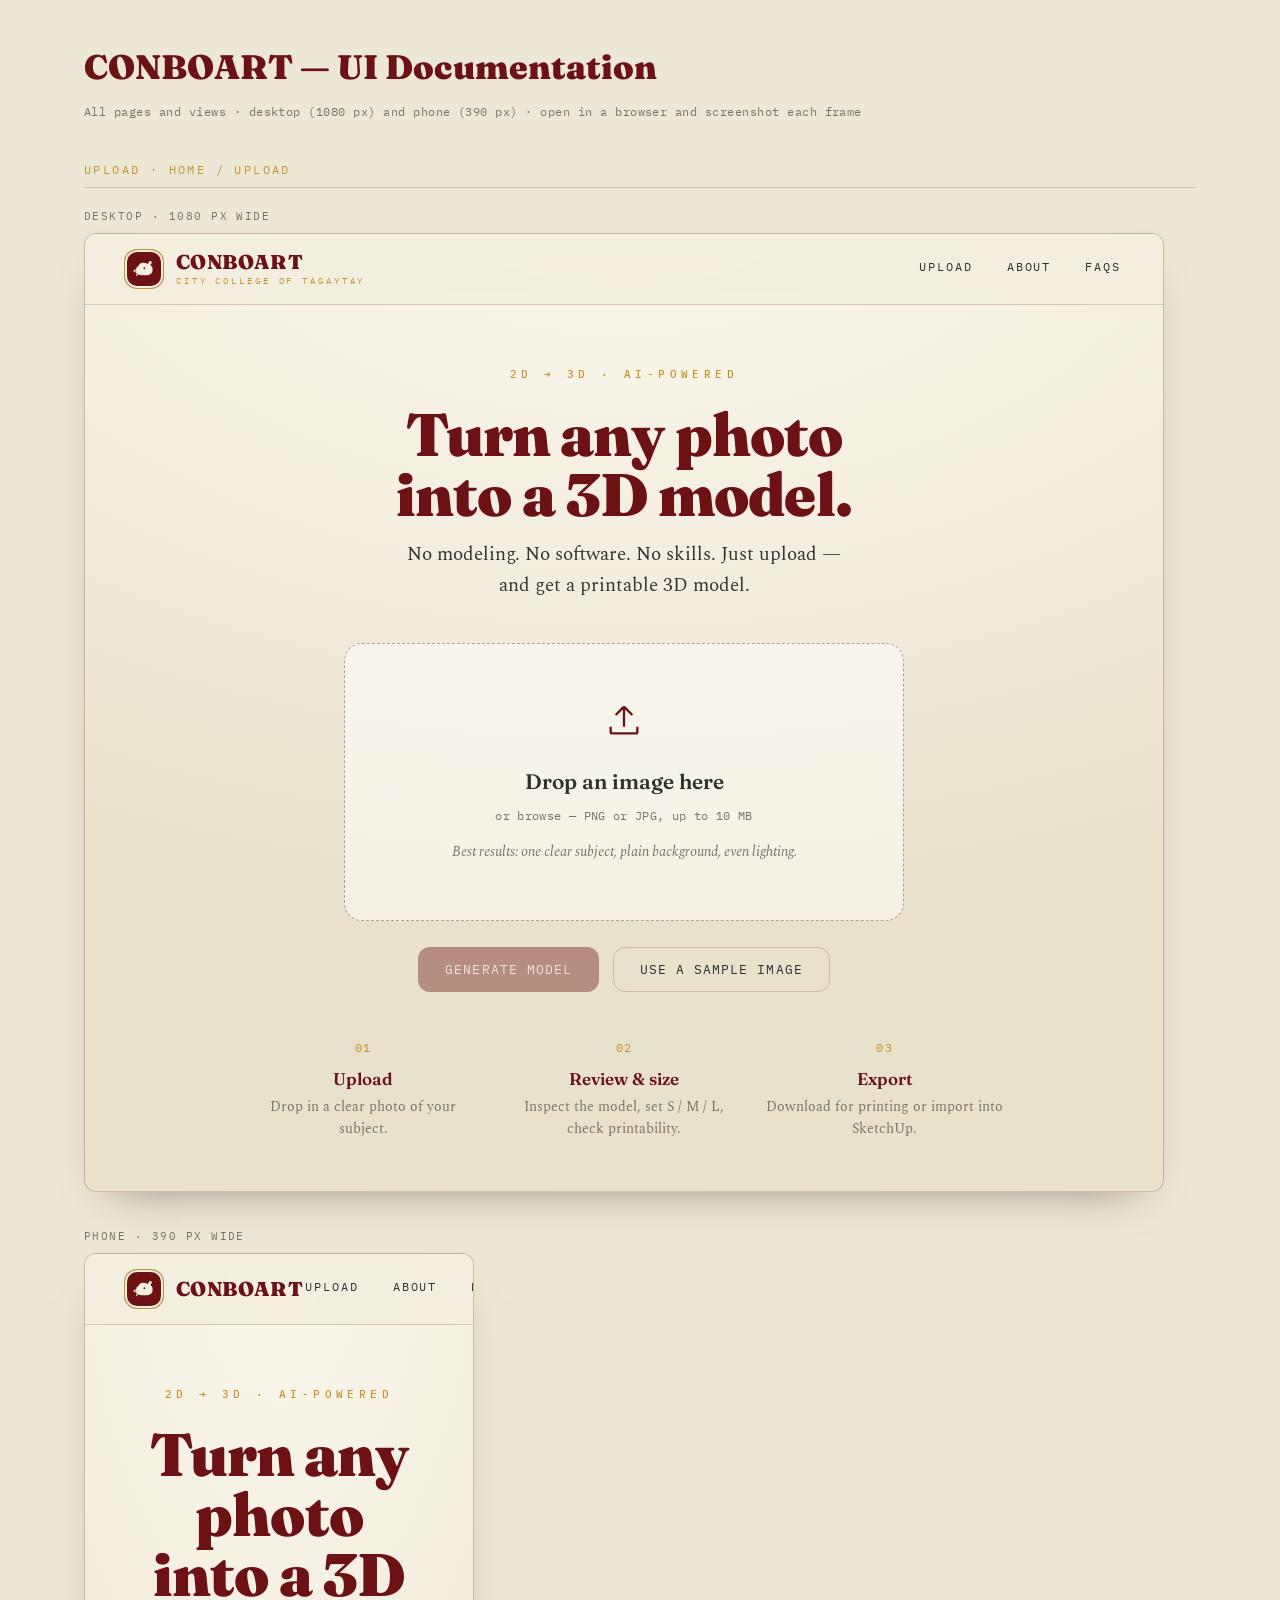
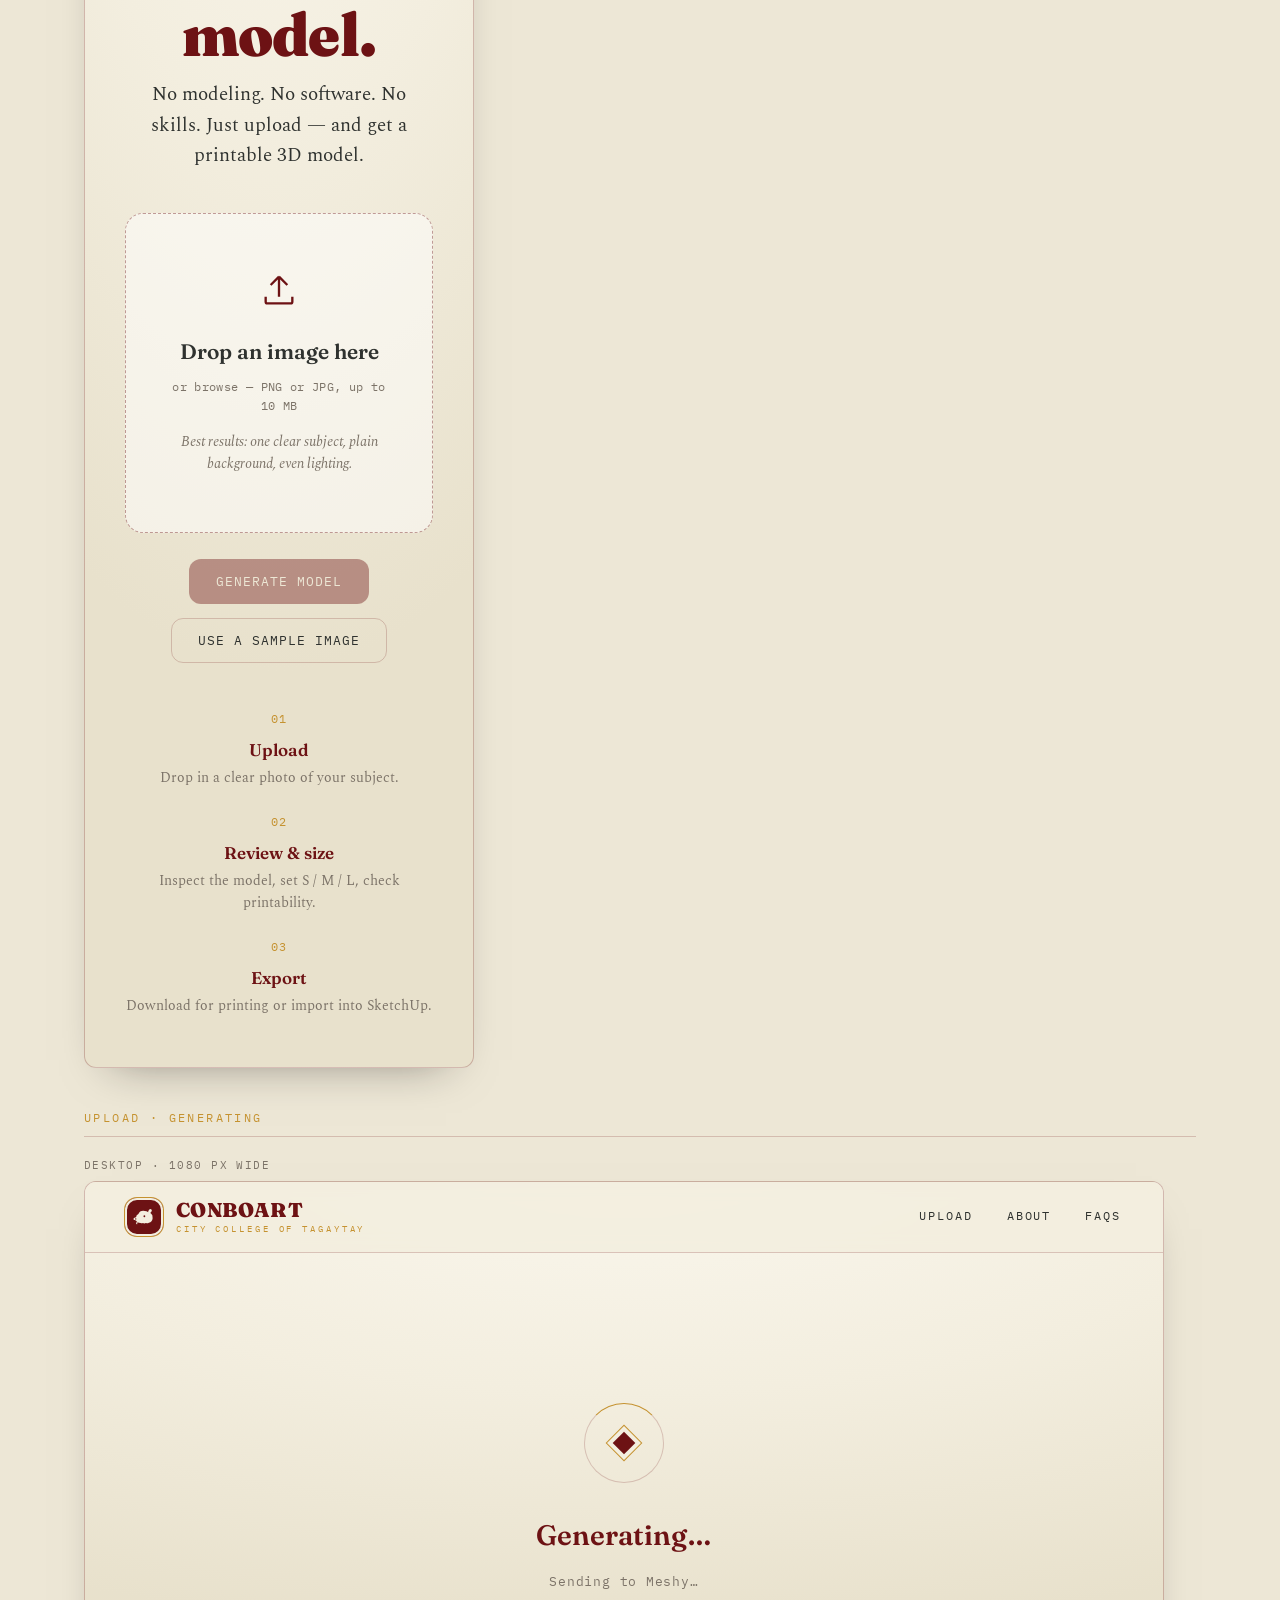
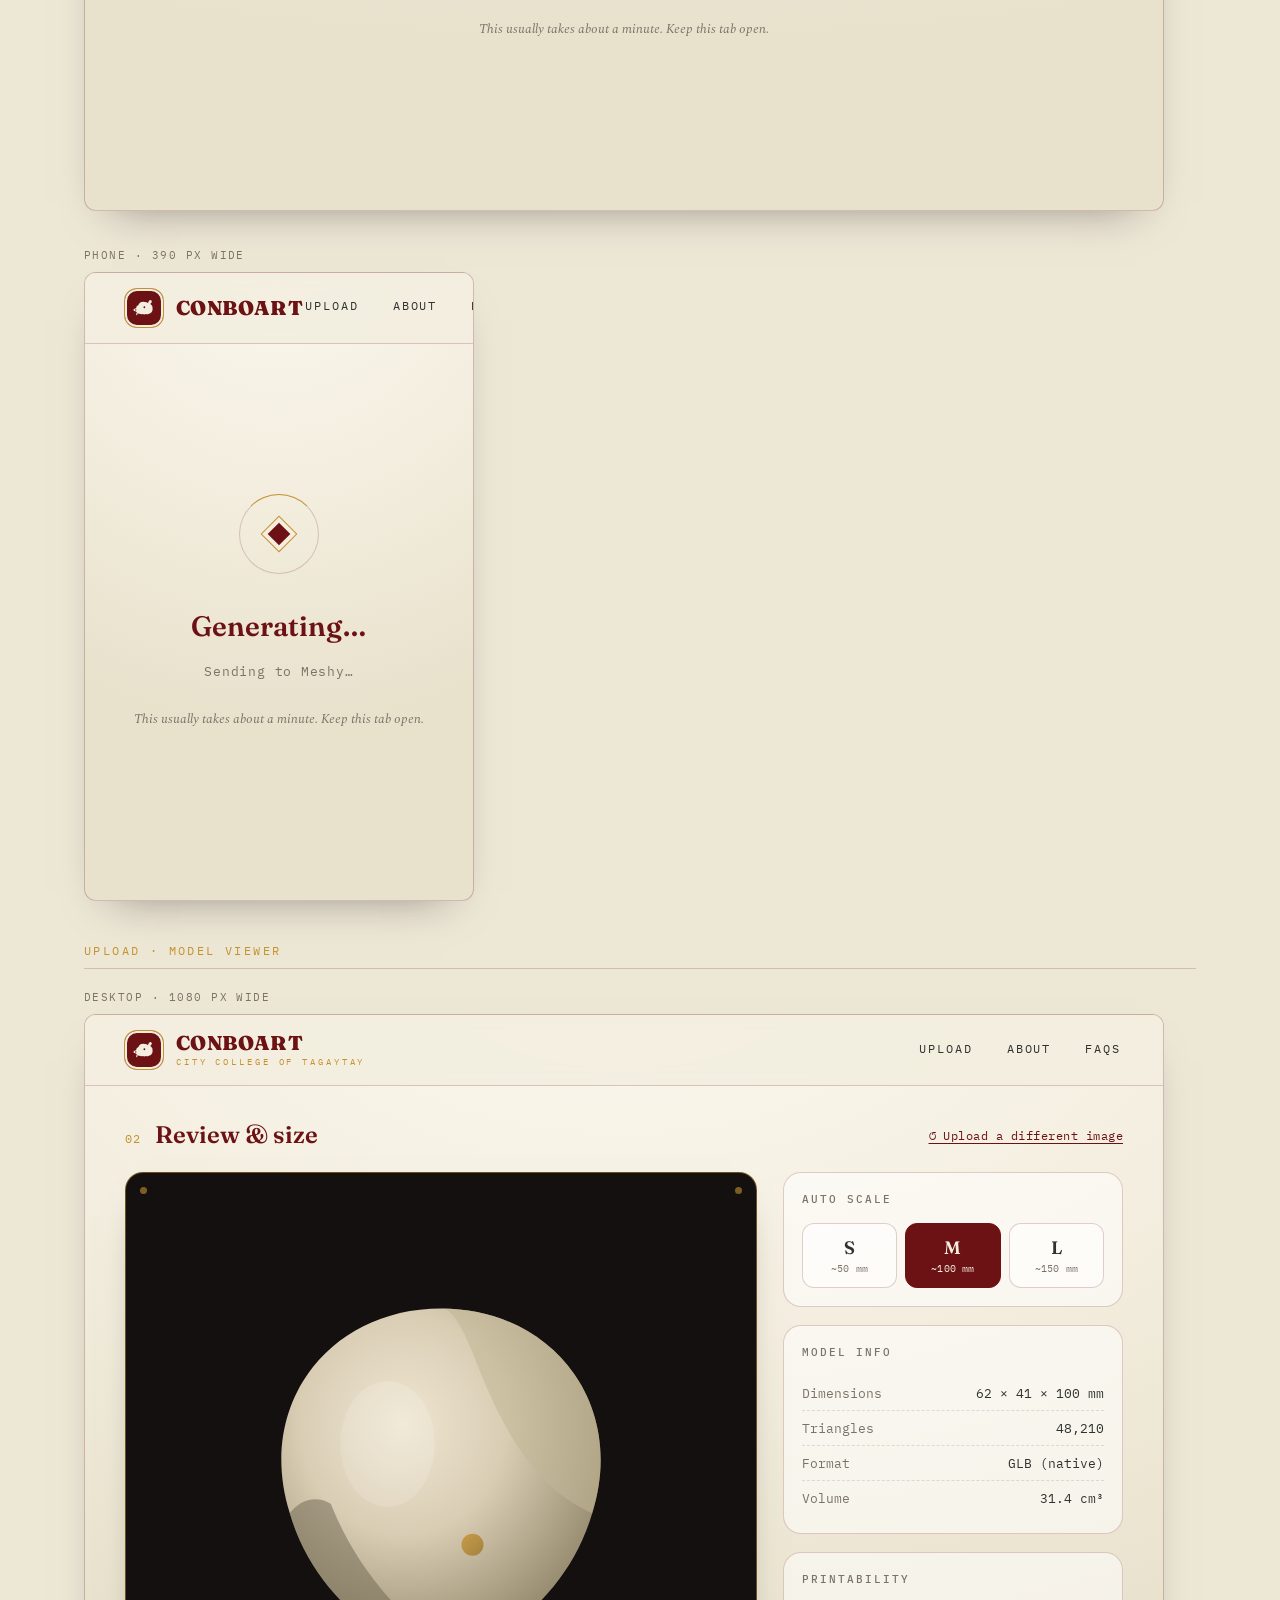
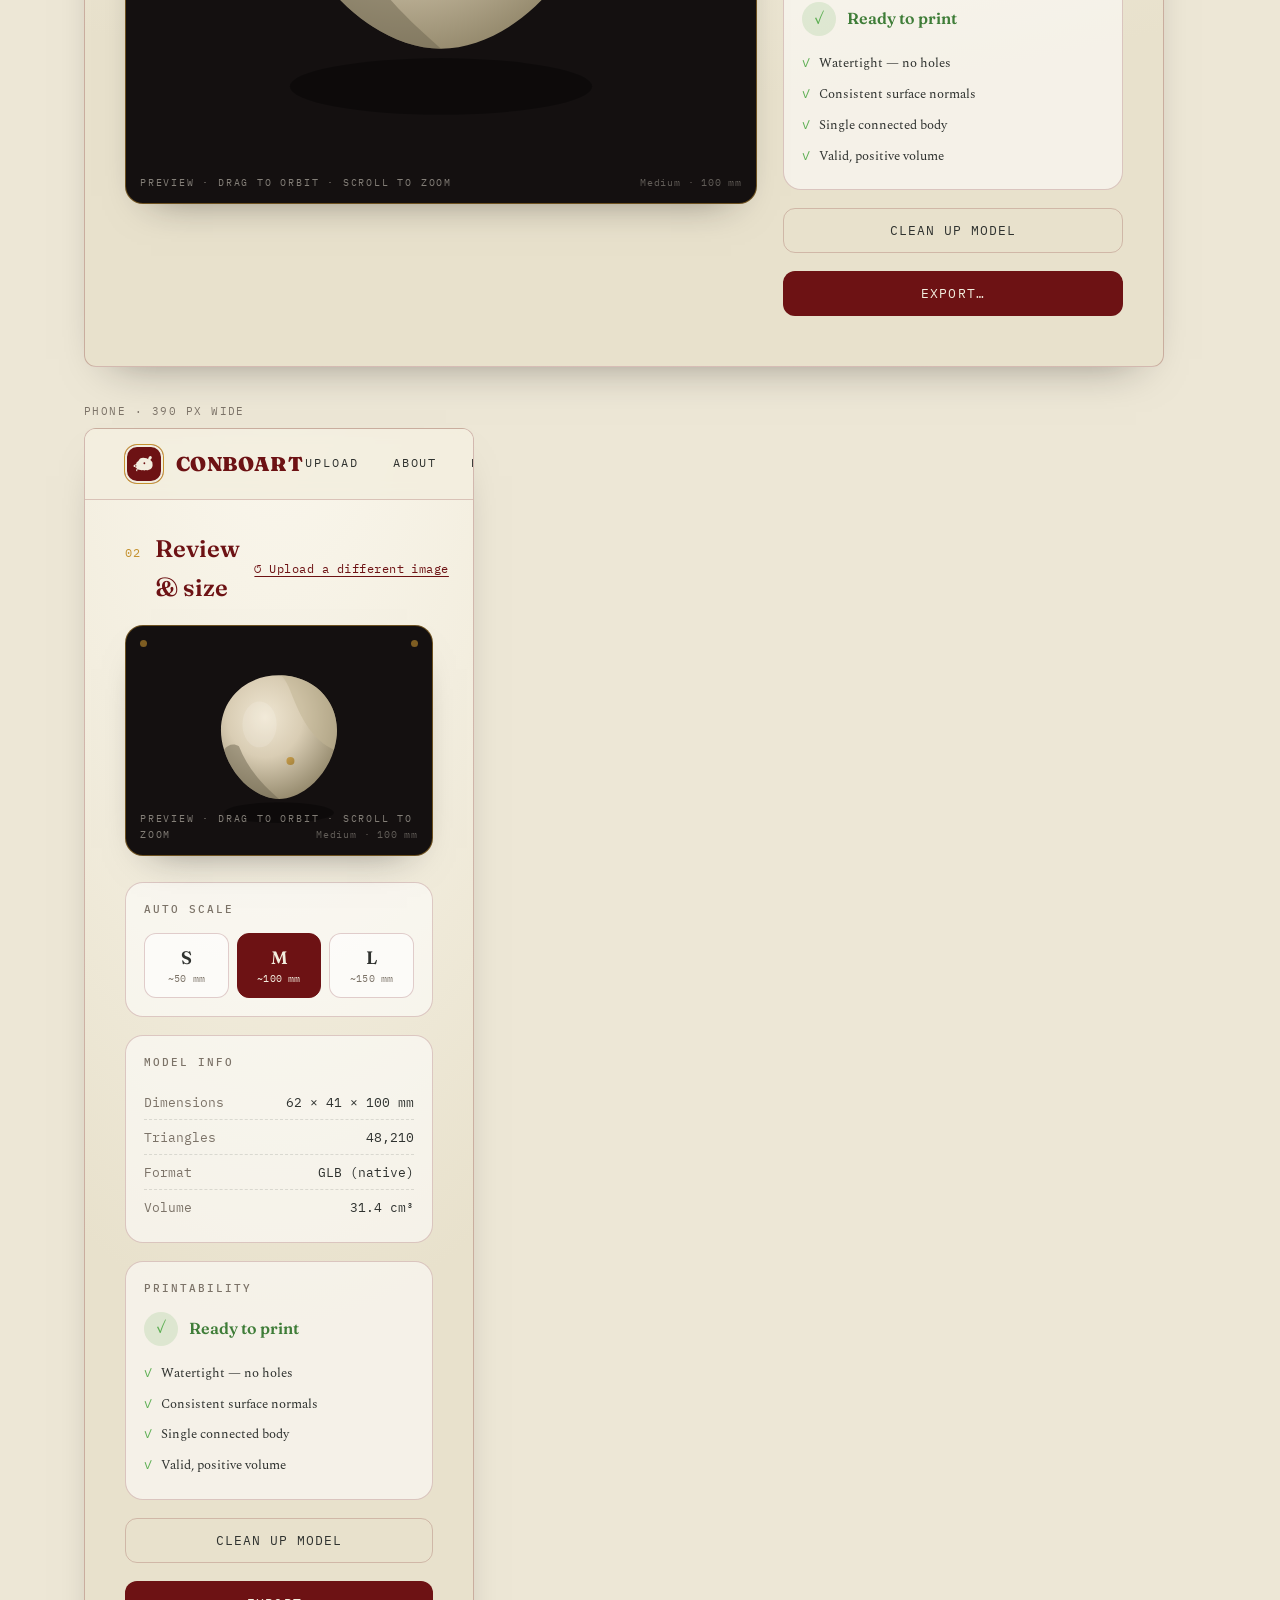
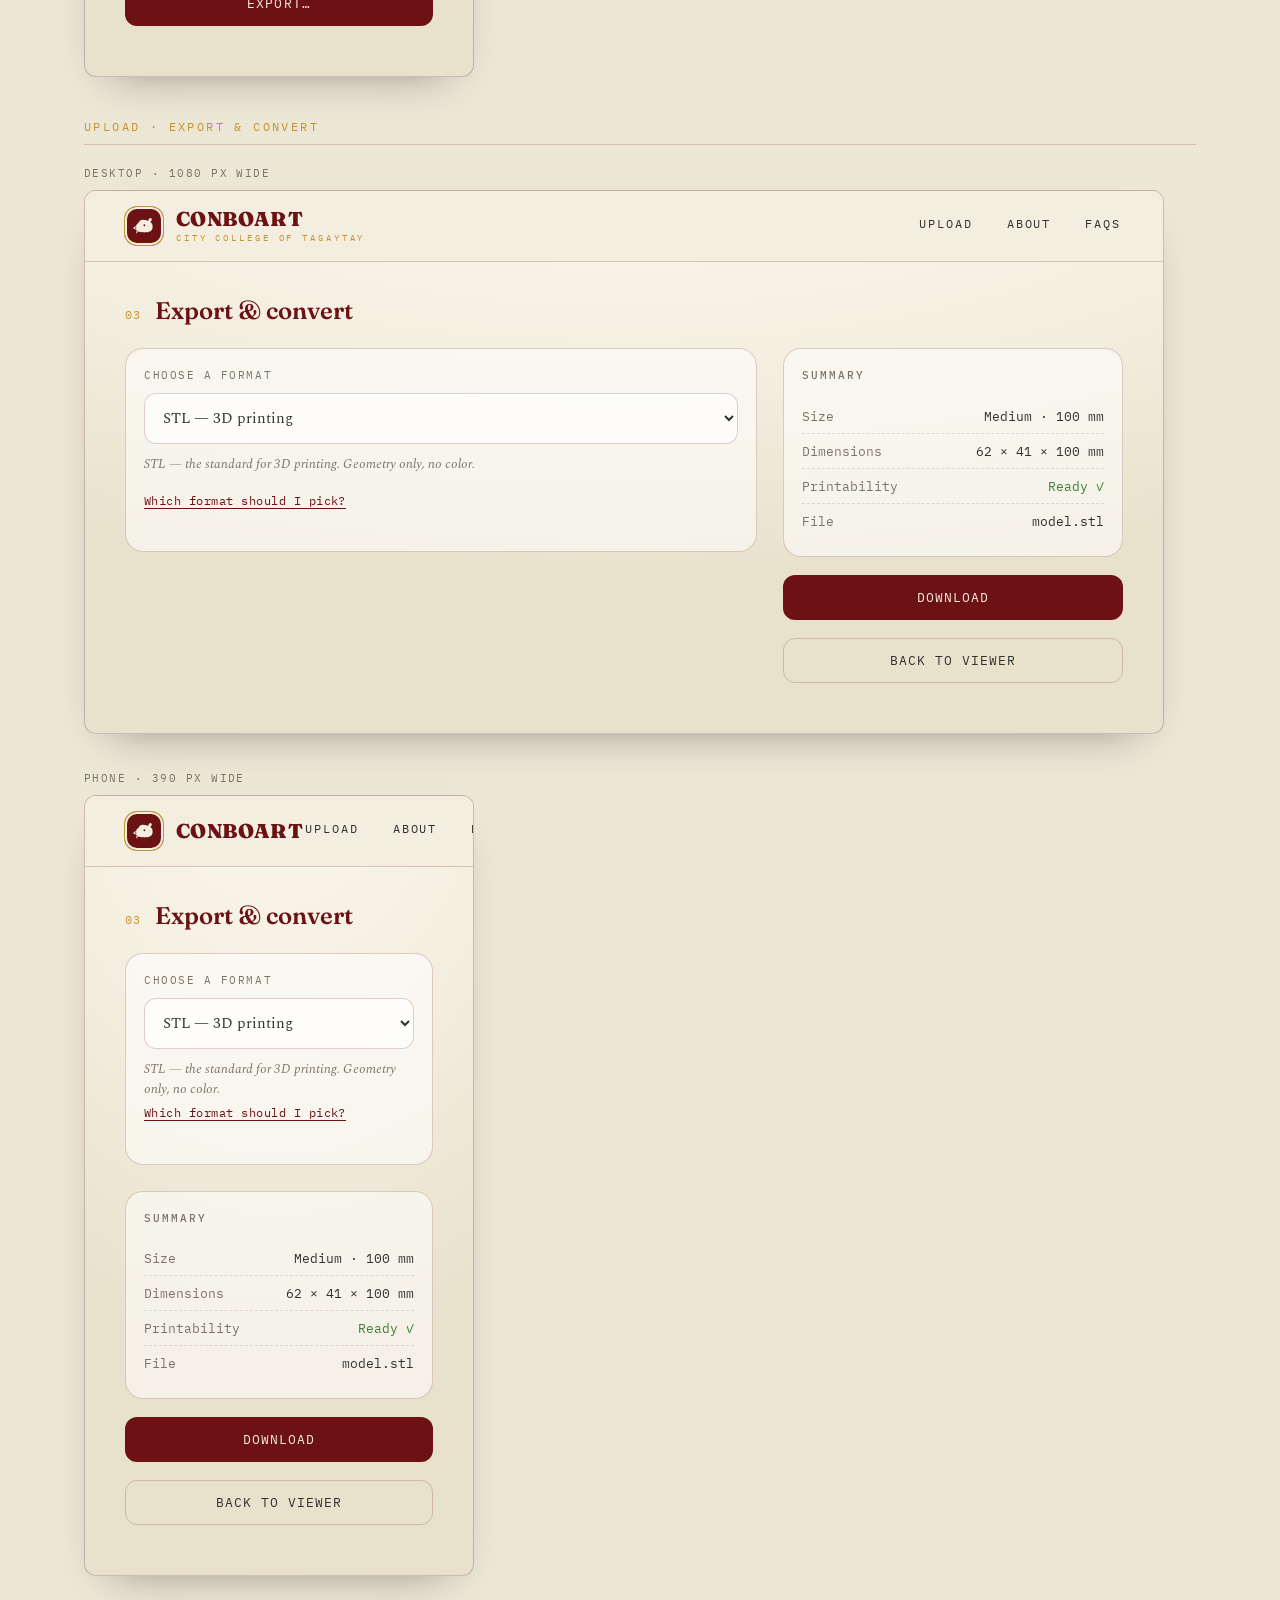
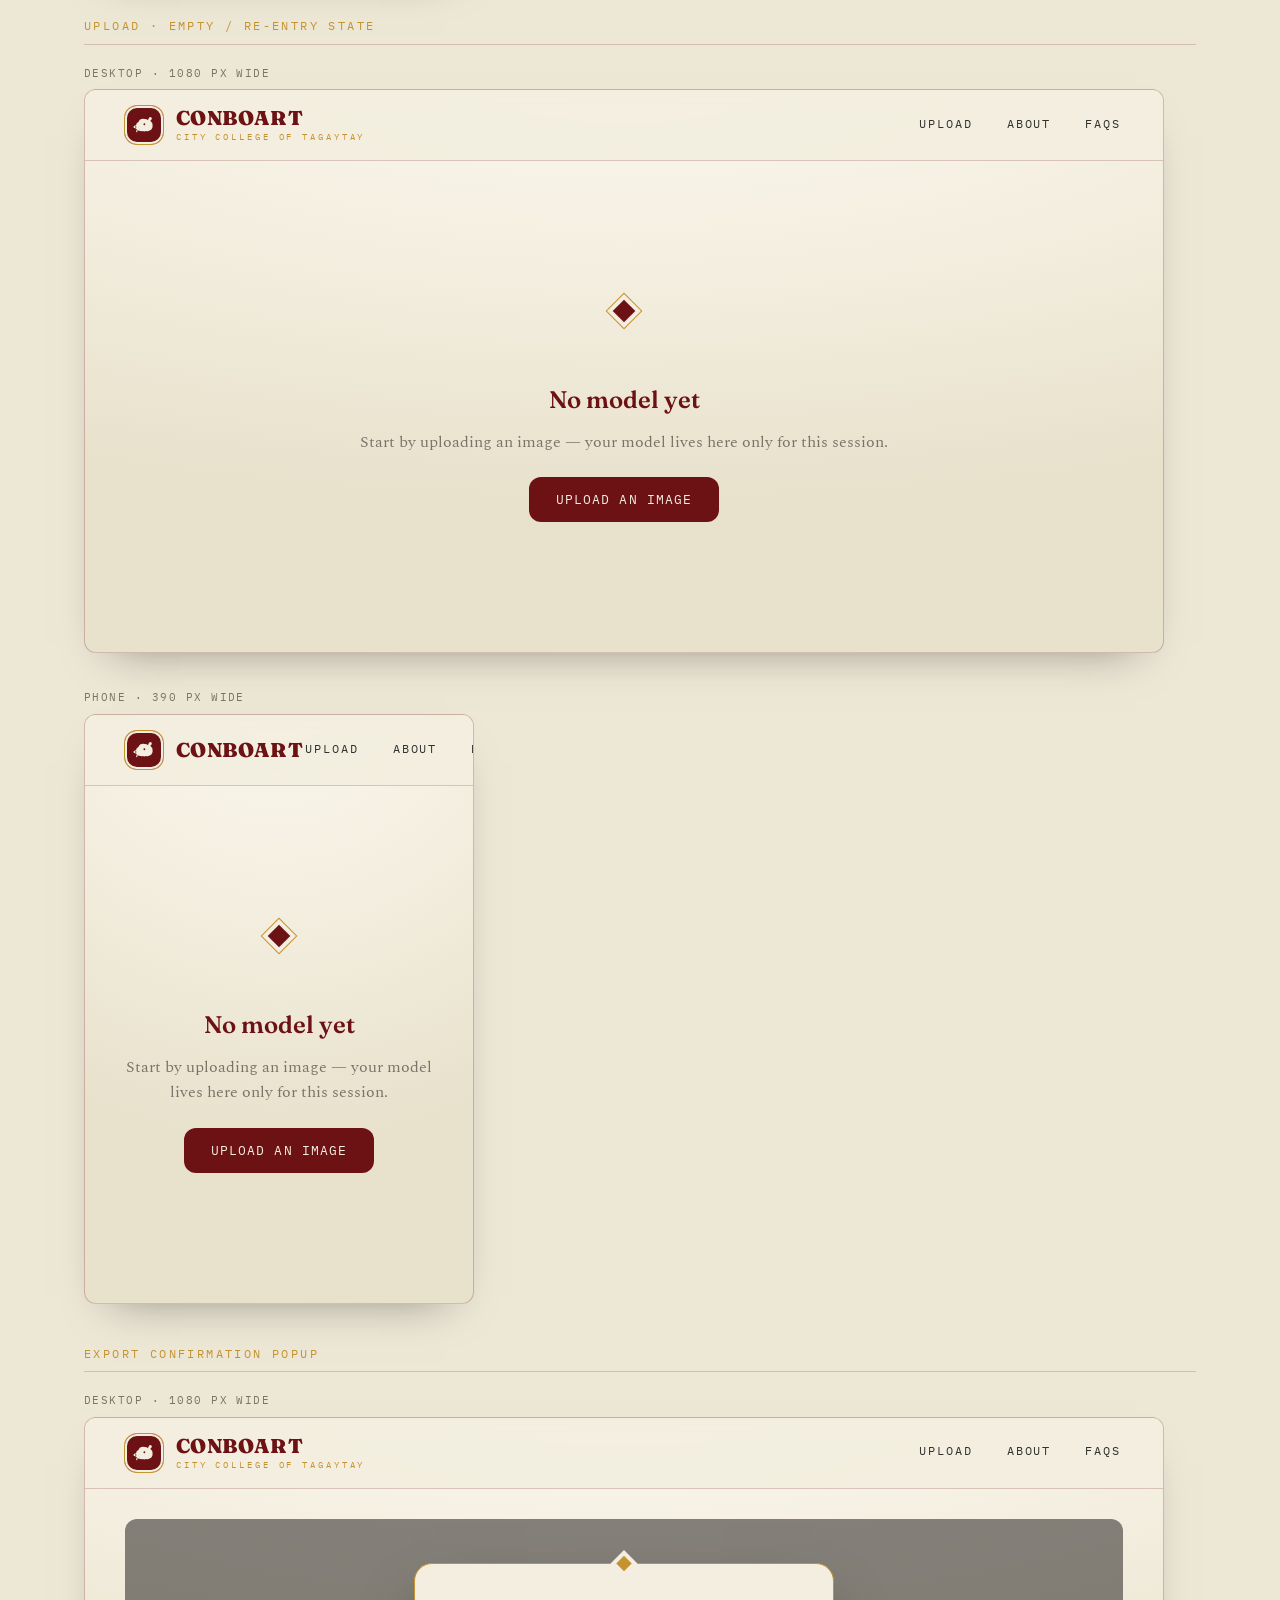
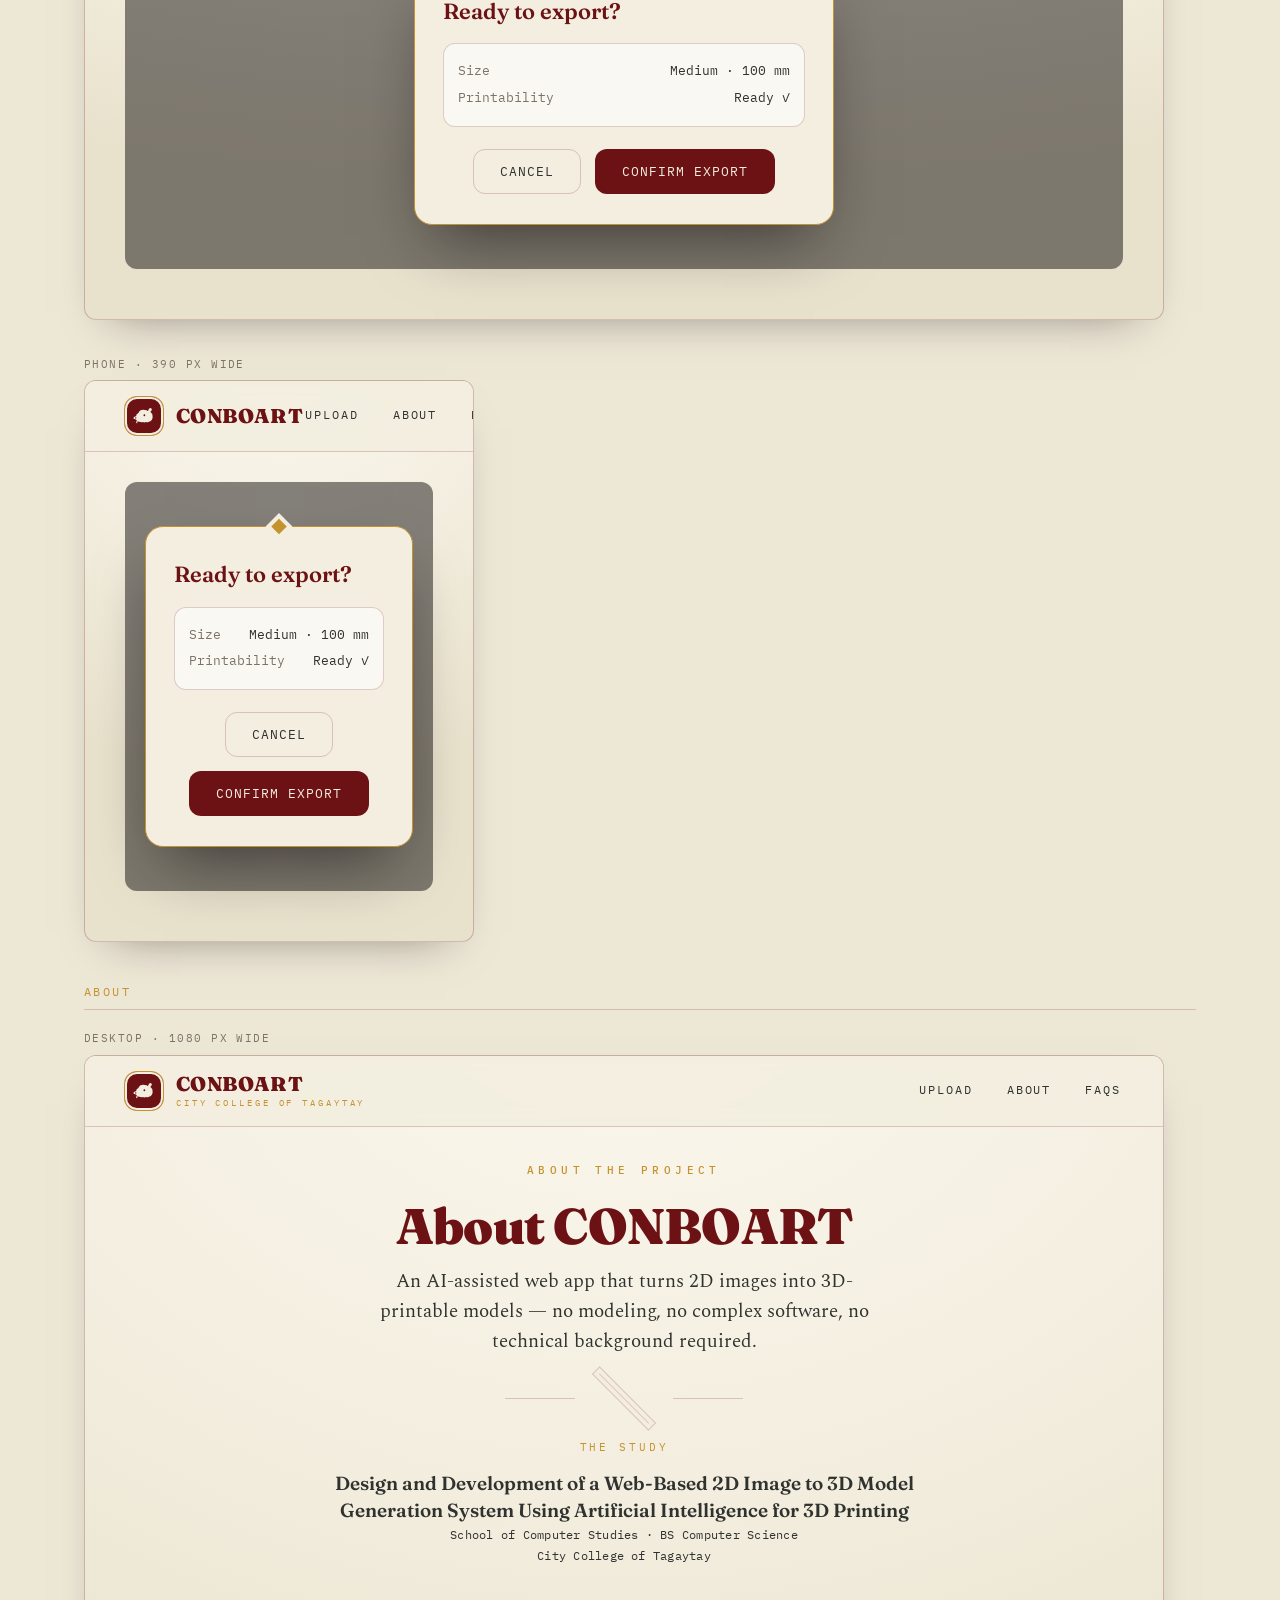
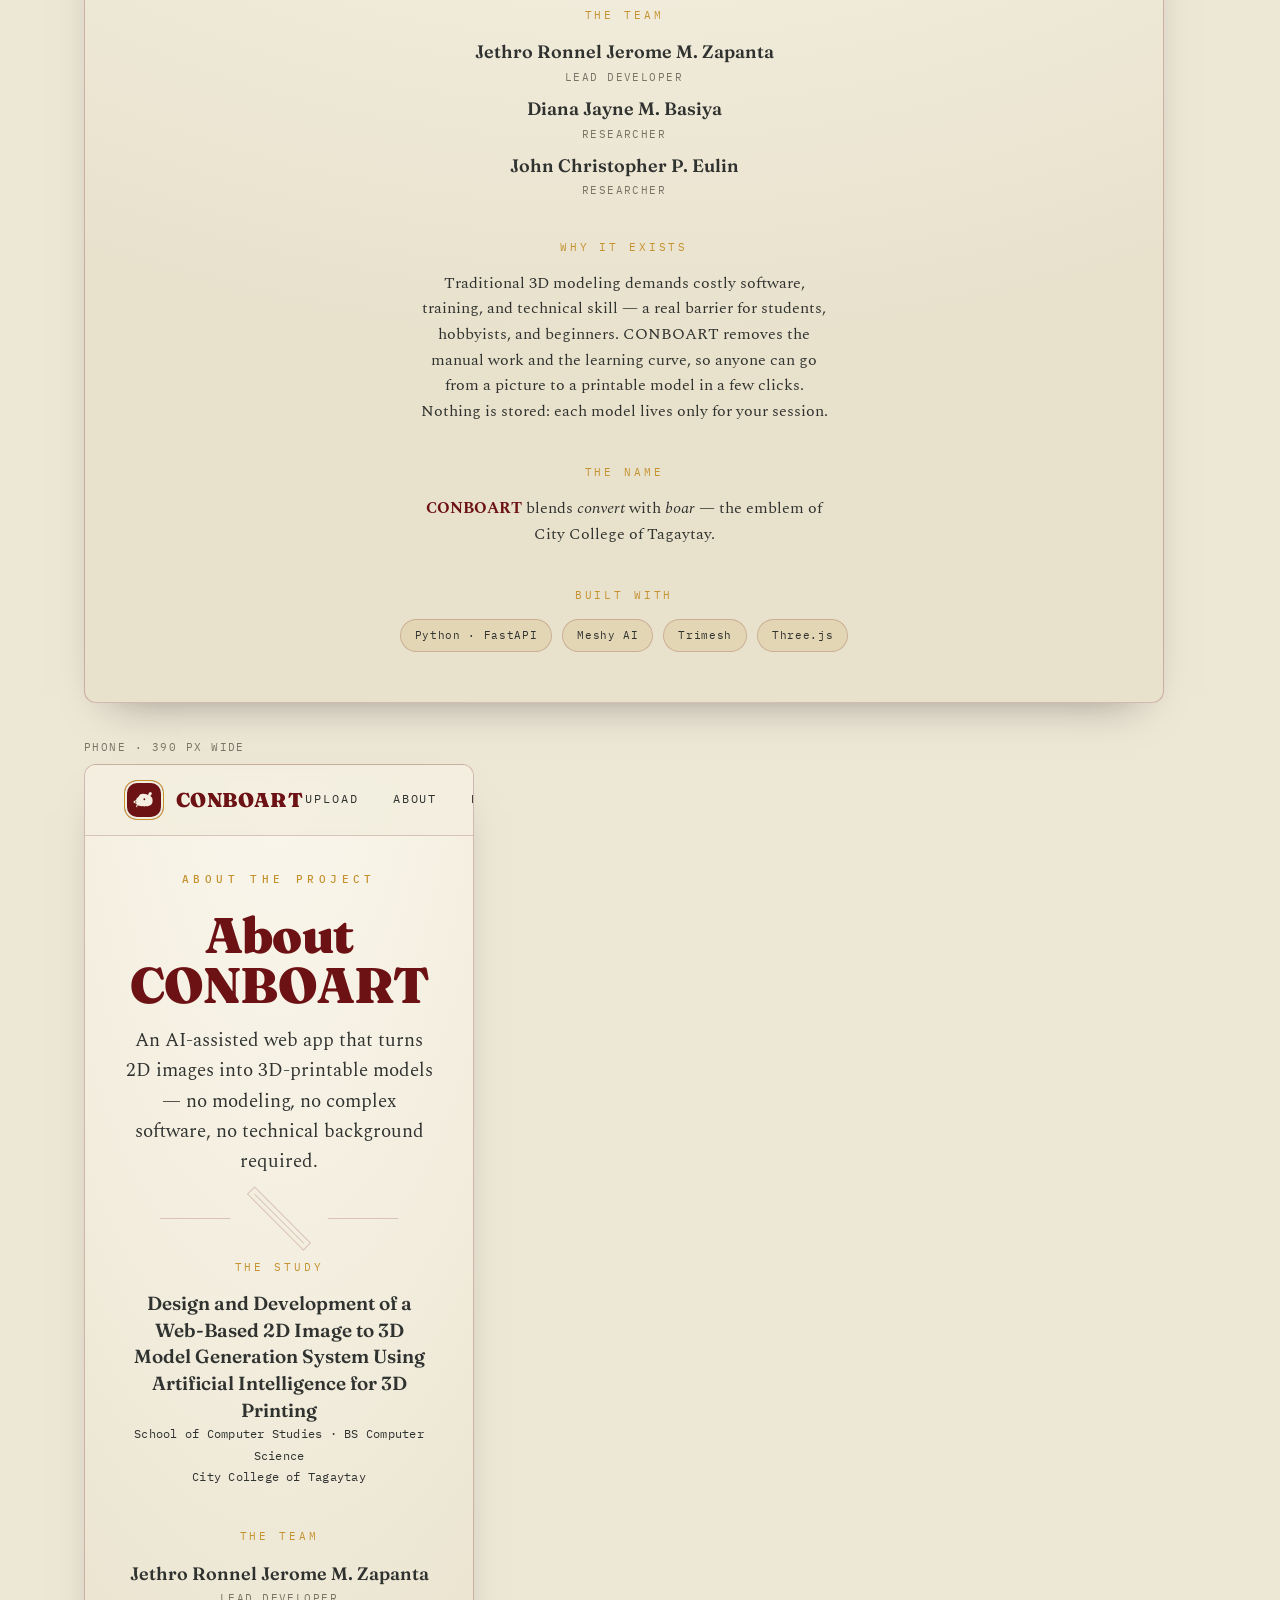
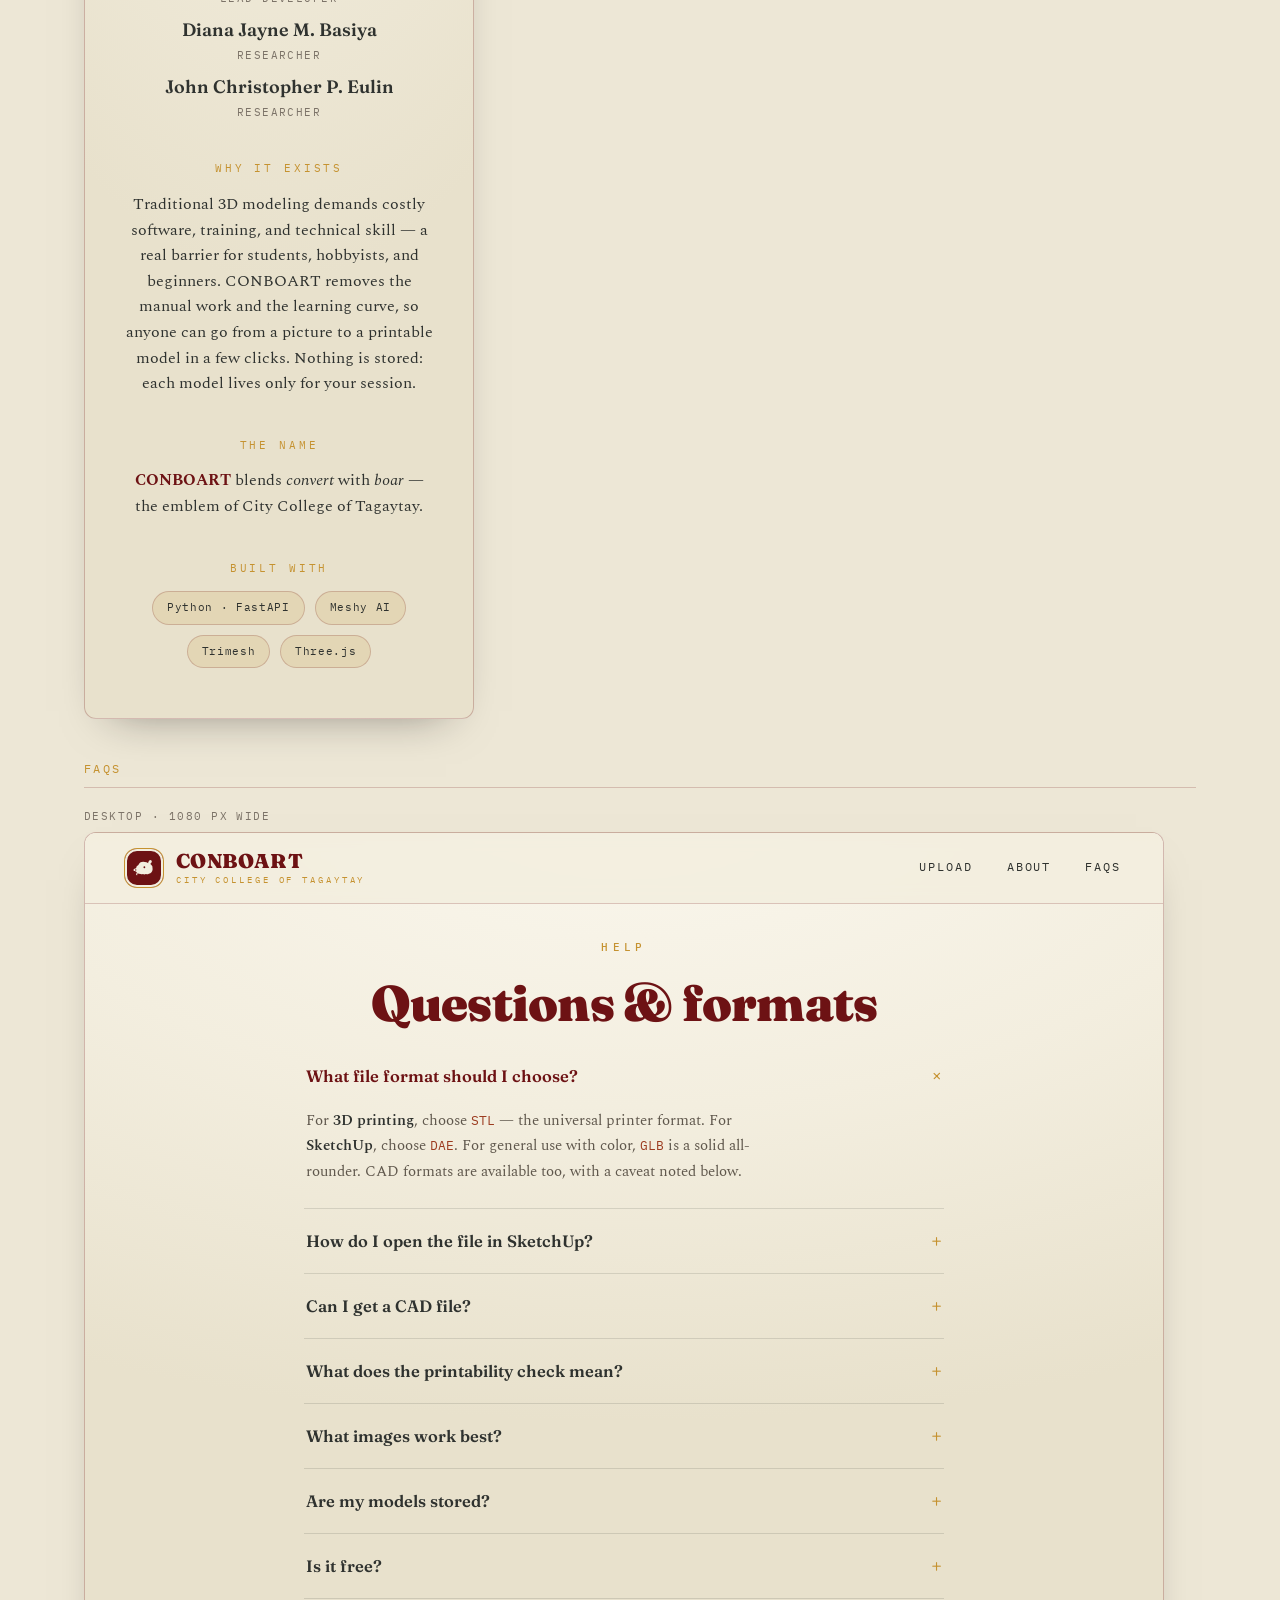
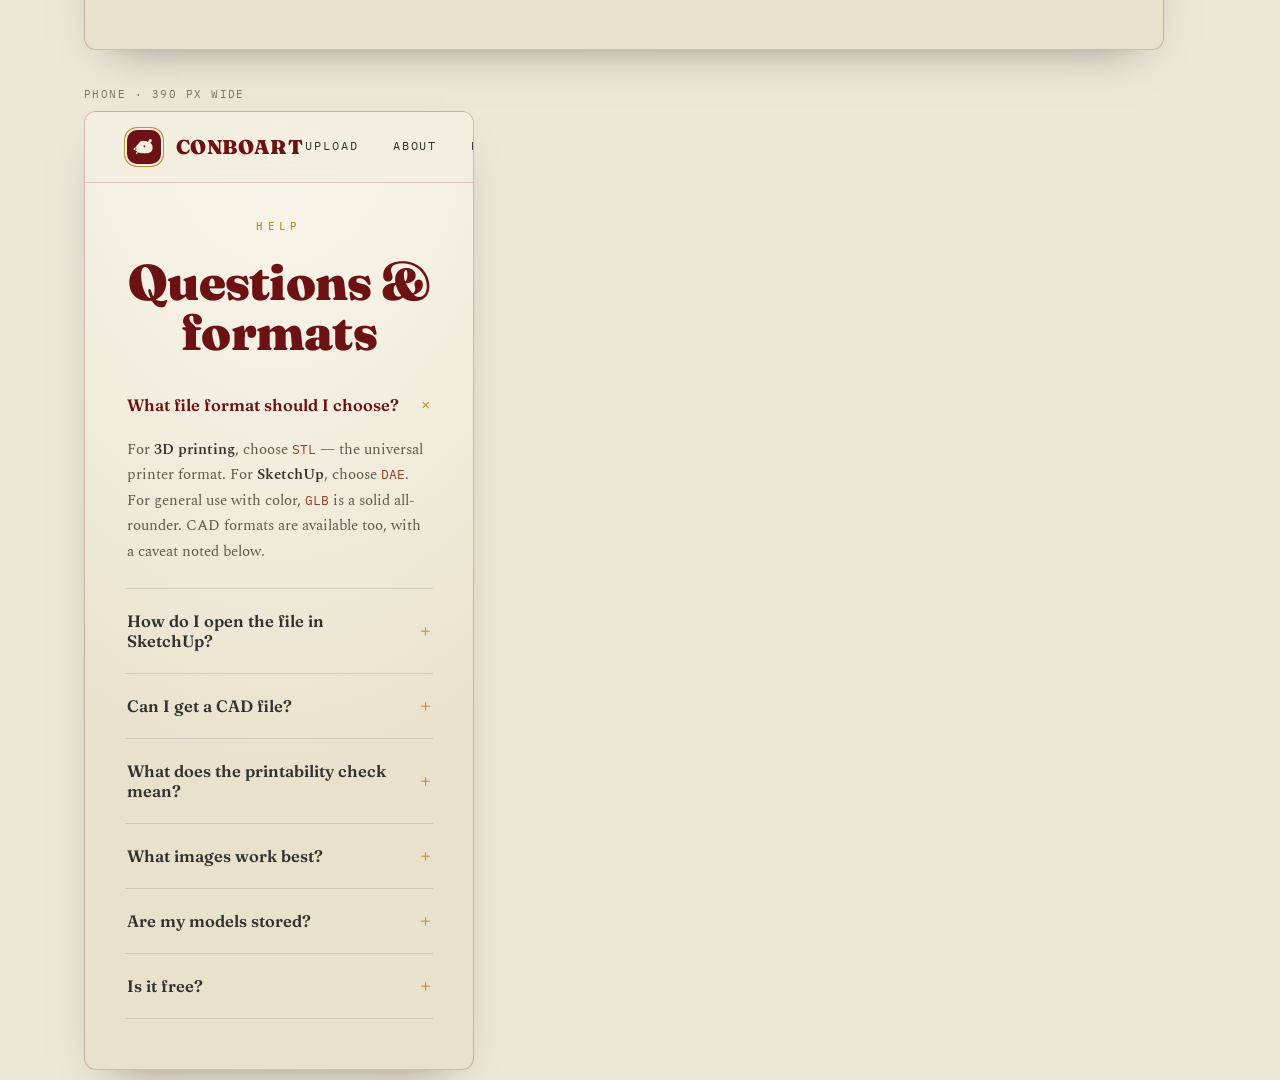
<file: docs/CONBOART-UI-documentation.html>
<!DOCTYPE html>
<html lang="en"><head><meta charset="UTF-8"><meta name="viewport" content="width=device-width, initial-scale=1.0">
<title>CONBOART — UI Documentation</title>
<link rel="preconnect" href="https://fonts.googleapis.com"><link rel="preconnect" href="https://fonts.gstatic.com" crossorigin><link href="https://fonts.googleapis.com/css2?family=Fraunces:opsz,wght@9..144,400;9..144,500;9..144,600;9..144,900&family=Spectral:wght@400;500;600&family=IBM+Plex+Mono:wght@400;500&display=swap" rel="stylesheet">
<style>
  :root{
    --maroon:#6D1214;
    --ink:#2F322F;
    --gold:#C59230;
    --blue:#324299;
    --red:#DB2522;
    --sun:#DED836;
    --green:#5DAF53;
    --brick:#9C3C20;
    --parchment:#F3EEDF;
    --parchment-deep:#E8E1CC;
    --near-black:#141010;
    --line:rgba(109,18,20,.20);
    --line-soft:rgba(47,50,47,.14);
    --muted:#7c7368;
    --shadow:0 18px 40px -26px rgba(20,16,16,.55);
  }
  *{margin:0;padding:0;box-sizing:border-box}
  html{-webkit-font-smoothing:antialiased;scroll-behavior:smooth}
  body{
    background:
      radial-gradient(120% 80% at 50% -8%, #FBF8EF 0%, var(--parchment) 52%, var(--parchment-deep) 100%);
    background-attachment:fixed;
    color:var(--ink);
    font-family:"Spectral",Georgia,serif;
    min-height:100vh;
    line-height:1.6;
  }
  a{color:inherit}
  ::selection{background:var(--gold);color:var(--near-black)}

  /* ---------- Crest diamond device ---------- */
  .diamond{
    width:9px;height:9px;transform:rotate(45deg);
    background:var(--gold);
    box-shadow:0 0 0 4px var(--parchment),0 0 0 5px var(--line);
    flex:0 0 auto;
  }

  /* ---------- Header ---------- */
  header.site{
    position:sticky;top:0;z-index:40;
    background:rgba(243,238,223,.86);
    backdrop-filter:saturate(1.2) blur(8px);
    border-bottom:1px solid var(--line);
  }
  .bar{
    max-width:1080px;margin:0 auto;
    display:flex;align-items:center;justify-content:space-between;
    padding:16px clamp(18px,4vw,40px);
  }
  .brand{display:flex;align-items:center;gap:13px;cursor:pointer;background:none;border:0;text-align:left}
  .brand .mark{
    width:38px;height:38px;position:relative;flex:0 0 auto;
    display:grid;place-items:center;
    background:var(--maroon);border-radius:12px;
    box-shadow:0 0 0 1px var(--gold), inset 0 0 0 2px var(--parchment);
  }
  .brand .mark svg{width:24px;height:24px;color:var(--parchment)}
  .brand .word{font-family:"Fraunces",serif;font-weight:900;font-size:20px;color:var(--maroon);letter-spacing:.02em;line-height:1}
  .brand .ey{display:block;font-family:"IBM Plex Mono",monospace;font-size:8.5px;letter-spacing:.34em;text-transform:uppercase;color:var(--gold);margin-top:3px}
  nav.main{display:flex;align-items:center;gap:clamp(14px,3vw,30px)}
  .nlink{
    background:none;border:0;cursor:pointer;
    font-family:"IBM Plex Mono",monospace;font-size:12px;letter-spacing:.16em;text-transform:uppercase;
    color:var(--ink);padding:6px 2px 10px;position:relative;transition:color .18s ease;
  }
  .nlink:hover{color:var(--maroon)}
  .nlink .dot{
    position:absolute;left:50%;bottom:-1px;transform:translateX(-50%) rotate(45deg);
    width:6px;height:6px;background:var(--gold);opacity:0;transition:opacity .2s ease;
  }
  .nlink[aria-current="page"]{color:var(--maroon)}
  .nlink[aria-current="page"] .dot{opacity:1}
  .nlink:focus-visible{outline:2px solid var(--gold);outline-offset:3px;border-radius:8px}

  /* ---------- Page shell ---------- */
  main{max-width:1080px;margin:0 auto;padding:clamp(30px,5vw,64px) clamp(18px,4vw,40px) 90px}
  .page{display:none;animation:fade .5s ease both}
  .page.active{display:block}
  @keyframes fade{from{opacity:0;transform:translateY(8px)}to{opacity:1;transform:none}}

  .eyebrow{
    font-family:"IBM Plex Mono",monospace;font-size:11px;letter-spacing:.4em;text-transform:uppercase;
    color:var(--gold);font-weight:500;
  }
  h1.display{
    font-family:"Fraunces",serif;font-weight:900;color:var(--maroon);
    font-size:clamp(34px,6vw,60px);line-height:1.0;letter-spacing:-.015em;margin:18px 0 16px;
  }
  .lede{font-size:clamp(16px,2vw,19px);color:var(--ink);max-width:44ch;margin:0 auto}

  /* ---------- Upload views ---------- */
  .view{display:none}
  .view.active{display:block;animation:fade .4s ease both}

  .hero{text-align:center;padding:clamp(10px,3vw,26px) 0 8px}

  .dropzone{
    margin:34px auto 0;max-width:560px;position:relative;
    background:rgba(255,255,255,.5);
    border:1.5px dashed rgba(109,18,20,.4);
    border-radius:18px;
    padding:clamp(34px,6vw,56px) 28px;
    cursor:pointer;transition:border-color .2s ease,background .2s ease,transform .2s ease;
    text-align:center;
  }
  .dropzone:hover{background:rgba(255,255,255,.72);border-color:var(--maroon);transform:translateY(-2px)}
  .dropzone.drag{background:rgba(197,146,48,.12);border-color:var(--gold)}
  .dropzone.hasfile{border-style:solid;border-color:var(--line)}
  .dropzone:focus-visible{outline:2px solid var(--gold);outline-offset:4px}
  .corner{display:none}
  .dz-ico{width:40px;height:40px;margin:0 auto 16px;color:var(--maroon)}
  .dz-title{font-family:"Fraunces",serif;font-weight:600;font-size:21px;color:var(--ink)}
  .dz-sub{font-family:"IBM Plex Mono",monospace;font-size:12px;letter-spacing:.03em;color:var(--muted);margin-top:8px}
  .dz-hint{font-size:14px;color:var(--muted);font-style:italic;margin-top:16px}
  .dz-preview{display:flex;align-items:center;gap:14px;justify-content:center;text-align:left}
  .dz-preview img{width:64px;height:64px;object-fit:cover;border-radius:12px;border:1px solid var(--line)}
  .dz-fname{font-family:"IBM Plex Mono",monospace;font-size:13px;color:var(--ink);word-break:break-all}
  .dz-fmeta{font-family:"IBM Plex Mono",monospace;font-size:11px;color:var(--muted);margin-top:3px}
  .dz-error{color:var(--red);font-size:13px;font-family:"IBM Plex Mono",monospace;margin-top:14px;display:none}

  .actionrow{display:flex;gap:14px;justify-content:center;flex-wrap:wrap;margin-top:26px}

  /* Buttons */
  .btn{
    font-family:"IBM Plex Mono",monospace;font-size:13px;letter-spacing:.08em;text-transform:uppercase;
    padding:13px 26px;border-radius:12px;border:1px solid transparent;cursor:pointer;
    transition:transform .15s ease,box-shadow .15s ease,background .15s ease,color .15s ease,opacity .15s ease;
  }
  .btn:focus-visible{outline:2px solid var(--gold);outline-offset:3px}
  .btn-primary{background:var(--maroon);color:var(--parchment)}
  .btn-primary:hover{transform:translateY(-2px);box-shadow:0 12px 22px -14px rgba(109,18,20,.8)}
  .btn-primary:disabled{opacity:.4;cursor:not-allowed;transform:none;box-shadow:none}
  .btn-ghost{background:transparent;color:var(--ink);border-color:var(--line)}
  .btn-ghost:hover{border-color:var(--maroon);color:var(--maroon)}
  .btn-link{background:none;border:0;color:var(--maroon);cursor:pointer;font-family:"IBM Plex Mono",monospace;font-size:12px;letter-spacing:.04em;text-decoration:underline;text-underline-offset:3px}

  /* Steps strip */
  .steps{display:flex;gap:22px;justify-content:center;margin:46px auto 0;max-width:760px;flex-wrap:wrap}
  .step{flex:1;min-width:180px;text-align:center;position:relative}
  .step .n{font-family:"IBM Plex Mono",monospace;font-size:12px;color:var(--gold);letter-spacing:.1em}
  .step h3{font-family:"Fraunces",serif;font-weight:600;font-size:17px;color:var(--maroon);margin:8px 0 4px}
  .step p{font-size:14px;color:var(--muted)}

  .divider{display:flex;align-items:center;justify-content:center;gap:14px;margin:56px 0}
  .divider span{height:1px;flex:1;max-width:160px;background:var(--line)}

  /* ---------- Generating view ---------- */
  .generating{text-align:center;padding:clamp(50px,10vw,120px) 0}
  .crest-load{width:80px;height:80px;margin:0 auto 30px;position:relative;display:grid;place-items:center}
  .crest-load .ring{position:absolute;inset:0;border:1.5px solid var(--line);border-top-color:var(--gold);border-radius:50%;animation:spin 1.1s linear infinite}
  .crest-load b{width:16px;height:16px;transform:rotate(45deg);background:var(--maroon);box-shadow:0 0 0 4px var(--parchment),0 0 0 5px var(--gold);animation:pulse 1.6s ease-in-out infinite}
  @keyframes spin{to{transform:rotate(360deg)}}
  @keyframes pulse{0%,100%{transform:rotate(45deg) scale(1)}50%{transform:rotate(45deg) scale(1.18)}}
  .generating h2{font-family:"Fraunces",serif;font-weight:600;font-size:28px;color:var(--maroon)}
  .gen-status{font-family:"IBM Plex Mono",monospace;font-size:13px;letter-spacing:.06em;color:var(--muted);margin-top:14px;min-height:1.4em}
  .gen-note{font-size:13px;color:var(--muted);font-style:italic;margin-top:26px}

  /* ---------- Viewer / Export layout ---------- */
  .work{display:grid;grid-template-columns:1fr 340px;gap:26px;align-items:start;margin-top:8px}
  .panel-head{display:flex;align-items:baseline;gap:14px;margin-bottom:18px}
  .panel-head .num{font-family:"IBM Plex Mono",monospace;font-size:12px;color:var(--gold);letter-spacing:.1em}
  .panel-head h2{font-family:"Fraunces",serif;font-weight:600;font-size:24px;color:var(--maroon)}

  .stage{
    position:relative;background:var(--near-black);border-radius:18px;
    border:1px solid rgba(197,146,48,.5);
    box-shadow:var(--shadow);overflow:hidden;aspect-ratio:1/1;
  }
  .stage canvas{display:block;width:100%!important;height:100%!important}
  .stage .tick{position:absolute;width:7px;height:7px;border-radius:50%;background:var(--gold);opacity:.6}
  .stage .tick.tl{top:14px;left:14px}.stage .tick.tr{top:14px;right:14px}
  .stage .tick.bl,.stage .tick.br{display:none}
  .stage-label{position:absolute;left:14px;bottom:12px;font-family:"IBM Plex Mono",monospace;font-size:10px;letter-spacing:.18em;text-transform:uppercase;color:rgba(243,238,223,.5)}
  .stage-hint{position:absolute;right:14px;bottom:12px;font-family:"IBM Plex Mono",monospace;font-size:10px;letter-spacing:.08em;color:rgba(243,238,223,.35)}

  .side{display:flex;flex-direction:column;gap:18px}
  .card{background:rgba(255,255,255,.55);border:1px solid var(--line);border-radius:18px;padding:18px}
  .card h4{font-family:"IBM Plex Mono",monospace;font-size:11px;letter-spacing:.18em;text-transform:uppercase;color:var(--muted);margin-bottom:14px;font-weight:500}

  /* Scale selector */
  .scale{display:flex;gap:8px}
  .scale button{
    flex:1;background:rgba(255,255,255,.6);border:1px solid var(--line);border-radius:12px;
    padding:12px 6px;cursor:pointer;transition:all .16s ease;text-align:center;
  }
  .scale button:hover{border-color:var(--maroon)}
  .scale button.on{background:var(--maroon);border-color:var(--maroon)}
  .scale button.on .sl,.scale button.on .sm{color:var(--parchment)}
  .scale .sl{display:block;font-family:"Fraunces",serif;font-weight:600;font-size:18px;color:var(--ink)}
  .scale .sm{display:block;font-family:"IBM Plex Mono",monospace;font-size:10px;color:var(--muted);margin-top:3px;letter-spacing:.02em}
  .scale button:focus-visible{outline:2px solid var(--gold);outline-offset:2px}

  /* Info list */
  .info{list-style:none;font-family:"IBM Plex Mono",monospace;font-size:12.5px}
  .info li{display:flex;justify-content:space-between;padding:7px 0;border-bottom:1px dashed var(--line-soft)}
  .info li:last-child{border-bottom:0}
  .info .k{color:var(--muted)}
  .info .v{color:var(--ink)}

  /* Printability */
  .print-status{display:flex;align-items:center;gap:11px;margin-bottom:12px}
  .print-badge{width:34px;height:34px;border-radius:50%;display:grid;place-items:center;font-size:17px;flex:0 0 auto}
  .ok{background:rgba(93,175,83,.16);color:var(--green)}
  .warn{background:rgba(222,216,54,.22);color:var(--brick)}
  .fail{background:rgba(219,37,34,.14);color:var(--red)}
  .print-verdict{font-family:"Fraunces",serif;font-weight:600;font-size:16px}
  .print-verdict.ok{color:#3f7d38;background:none}
  .checks{list-style:none;font-size:13px}
  .checks li{display:flex;align-items:center;gap:9px;padding:5px 0;color:var(--ink)}
  .checks .mk{color:var(--green);font-family:"IBM Plex Mono",monospace}

  .side .btn{width:100%}
  .restart{margin-left:auto;align-self:center;white-space:nowrap}
  .dl-msg{font-family:"Fraunces",serif;font-weight:600;font-size:15px;color:#3f7d38;margin-bottom:12px}

  /* Export view */
  .export-grid{display:grid;grid-template-columns:1fr 340px;gap:26px;align-items:start}
  .fld{margin-bottom:20px}
  .fld label{display:block;font-family:"IBM Plex Mono",monospace;font-size:11px;letter-spacing:.14em;text-transform:uppercase;color:var(--muted);margin-bottom:8px}
  select.dd{
    width:100%;font-family:"Spectral",serif;font-size:15px;color:var(--ink);
    background:rgba(255,255,255,.7);border:1px solid var(--line);border-radius:12px;padding:12px 14px;cursor:pointer;
  }
  select.dd:focus-visible{outline:2px solid var(--gold);outline-offset:2px}
  .fmt-note{font-size:13px;color:var(--muted);margin-top:10px;font-style:italic;min-height:2.6em}
  .summary li{display:flex;justify-content:space-between;font-family:"IBM Plex Mono",monospace;font-size:12.5px;padding:7px 0;border-bottom:1px dashed var(--line-soft)}
  .summary li:last-child{border-bottom:0}
  .summary .k{color:var(--muted)}

  /* Empty state */
  .empty{text-align:center;padding:80px 0}
  .empty h2{font-family:"Fraunces",serif;font-weight:600;font-size:24px;color:var(--maroon);margin-bottom:10px}
  .empty p{color:var(--muted);margin-bottom:22px}

  /* ---------- About (centered) ---------- */
  .about{max-width:600px;margin:0 auto;text-align:center}
  .about-lede{font-size:clamp(16px,2vw,19px);color:var(--ink);max-width:50ch;margin:16px auto 0}
  .about-sep{display:flex;align-items:center;justify-content:center;gap:14px;margin:40px auto 4px}
  .about-sep span{height:1px;width:70px;background:var(--line)}
  .about-block{margin-top:40px}
  .ab-label{font-family:"IBM Plex Mono",monospace;font-size:11px;letter-spacing:.26em;text-transform:uppercase;color:var(--gold);margin-bottom:14px}
  .ab-title{font-family:"Fraunces",serif;font-weight:600;font-size:19px;color:var(--maroon);line-height:1.4;max-width:46ch;margin:0 auto}
  .ab-sub{font-family:"IBM Plex Mono",monospace;font-size:12px;color:var(--muted);margin-top:12px;letter-spacing:.02em;line-height:1.8}
  .about-block>p{color:var(--ink);max-width:52ch;margin:0 auto}
  .about-block>p strong{color:var(--maroon)}
  .team{display:flex;flex-direction:column;gap:9px}
  .member{font-family:"Fraunces",serif;font-weight:600;font-size:18px;color:var(--ink)}
  .member span{display:block;font-family:"IBM Plex Mono",monospace;font-size:10.5px;font-weight:400;letter-spacing:.14em;text-transform:uppercase;color:var(--muted);margin-top:2px}
  .credits{display:flex;flex-wrap:wrap;gap:10px;margin-top:14px;justify-content:center}
  .chip-c{font-family:"IBM Plex Mono",monospace;font-size:11px;letter-spacing:.06em;color:var(--ink);background:rgba(197,146,48,.14);border:1px solid var(--line);border-radius:999px;padding:7px 14px}

  /* ---------- FAQ (clean) ---------- */
  .faq{max-width:640px;margin:0 auto}
  .qa{border-bottom:1px solid var(--line-soft)}
  .qa button{
    width:100%;text-align:left;background:none;border:0;cursor:pointer;
    display:flex;align-items:center;gap:16px;padding:22px 2px;
    font-family:"Fraunces",serif;font-weight:600;font-size:16.5px;color:var(--ink);transition:color .15s ease;
  }
  .qa button:hover{color:var(--maroon)}
  .qa button:focus-visible{outline:2px solid var(--gold);outline-offset:2px;border-radius:6px}
  .qa .plus{margin-left:auto;flex:0 0 auto;color:var(--gold);font-size:20px;line-height:1;transition:transform .25s ease}
  .qa.open .plus{transform:rotate(45deg)}
  .qa.open button{color:var(--maroon)}
  .qa .ans{max-height:0;overflow:hidden;transition:max-height .3s ease}
  .qa.open .ans{max-height:560px}
  .qa .ans-in{padding:0 2px 24px;color:#5f574c;font-size:15px;line-height:1.7;max-width:56ch}
  .qa .ans-in p{margin-bottom:12px}
  .qa .ans-in p:last-child{margin-bottom:0}
  .qa .ans-in code{font-family:"IBM Plex Mono",monospace;font-size:12.5px;color:var(--brick)}
  .qa .ans-in strong{color:var(--ink);font-weight:600}

  /* ---------- Modal ---------- */
  .overlay{position:fixed;inset:0;background:rgba(20,16,16,.5);backdrop-filter:blur(2px);display:none;align-items:center;justify-content:center;z-index:60;padding:20px}
  .overlay.show{display:flex;animation:fade .2s ease both}
  .modal{background:var(--parchment);border:1px solid var(--gold);border-radius:18px;max-width:420px;width:100%;padding:30px 28px;box-shadow:0 30px 60px -20px rgba(20,16,16,.6);position:relative}
  .modal .dm{position:absolute;top:-6px;left:50%;transform:translateX(-50%) rotate(45deg);width:11px;height:11px;background:var(--gold);box-shadow:0 0 0 4px var(--parchment)}
  .modal h3{font-family:"Fraunces",serif;font-weight:600;font-size:22px;color:var(--maroon);margin-bottom:14px}
  .modal .recap{font-family:"IBM Plex Mono",monospace;font-size:13px;background:rgba(255,255,255,.6);border:1px solid var(--line);border-radius:12px;padding:14px;margin-bottom:8px}
  .modal .recap div{display:flex;justify-content:space-between;padding:3px 0}
  .modal .recap .k{color:var(--muted)}
  .modal .warnline{color:var(--brick);font-size:13.5px;margin:12px 0 4px;display:none}
  .modal .actionrow{margin-top:22px}

  /* Toast */
  .toast{position:fixed;left:50%;bottom:30px;transform:translateX(-50%) translateY(20px);background:var(--ink);color:var(--parchment);padding:12px 22px;border-radius:12px;font-family:"IBM Plex Mono",monospace;font-size:12.5px;letter-spacing:.04em;opacity:0;transition:opacity .2s ease,transform .2s ease;pointer-events:none;z-index:70;border:1px solid var(--gold)}
  .toast.show{opacity:1;transform:translateX(-50%) translateY(0)}

  footer.site{border-top:1px solid var(--line);margin-top:20px}
  .foot{max-width:1080px;margin:0 auto;padding:22px clamp(18px,4vw,40px);display:flex;justify-content:space-between;flex-wrap:wrap;gap:10px;font-family:"IBM Plex Mono",monospace;font-size:10.5px;letter-spacing:.08em;color:var(--muted)}

  @media(max-width:820px){
    .work,.export-grid{grid-template-columns:1fr}
    .stage{aspect-ratio:4/3}
    .brand .ey{display:none}
  }
  @media(prefers-reduced-motion:reduce){*{animation:none!important;transition:none!important}}


  body.doc{background:#EDE7D6;padding:0}
  .doc-head{max-width:1160px;margin:0 auto;padding:40px 24px 8px}
  .doc-head h1{font-family:"Fraunces",serif;font-weight:900;color:#6D1214;font-size:34px}
  .doc-head p{font-family:"IBM Plex Mono",monospace;font-size:12px;color:#7c7368;letter-spacing:.04em;margin-top:8px}
  .screen{max-width:1160px;margin:0 auto;padding:30px 24px 10px}
  .screen-title{font-family:"IBM Plex Mono",monospace;font-size:12px;letter-spacing:.2em;text-transform:uppercase;color:#C59230;border-bottom:1px solid rgba(109,18,20,.2);padding-bottom:8px;margin-bottom:20px}
  .frames{display:flex;gap:36px;align-items:flex-start;flex-wrap:wrap}
  .framewrap{display:flex;flex-direction:column;gap:8px}
  .framelabel{font-family:"IBM Plex Mono",monospace;font-size:10.5px;letter-spacing:.14em;text-transform:uppercase;color:#7c7368}
  .frame{border:1px solid rgba(109,18,20,.25);border-radius:12px;overflow:hidden;background:radial-gradient(120% 80% at 50% -8%, #FBF8EF 0%, #F3EEDF 52%, #E8E1CC 100%);box-shadow:0 20px 44px -28px rgba(20,16,16,.5)}
  .frame.desktop{width:1080px}
  .frame.phone{width:390px}
  .frame main{padding-top:30px!important;padding-bottom:50px!important}
  /* force everything visible, no animation */
  .frame .view,.frame .page{display:block!important;animation:none!important}
  .frame *{animation:none!important}
  /* static model fills the stage */
  .static-model{position:absolute;inset:0;width:100%;height:100%}
  /* modal screen presentation */
  .modal-stage{background:rgba(20,16,16,.5);padding:44px 20px;display:flex;justify-content:center;border-radius:12px}
  /* phone-scope: apply mobile layout regardless of viewport width */
  .phone-scope .work,.phone-scope .export-grid{grid-template-columns:1fr}
  .phone-scope .stage{aspect-ratio:4/3}
  .phone-scope .brand .ey{display:none}
  @media(max-width:1180px){.frame.desktop{width:100%}}
</style></head>
<body class="doc">
<div class="doc-head"><h1>CONBOART — UI Documentation</h1>
<p>All pages and views · desktop (1080&nbsp;px) and phone (390&nbsp;px) · open in a browser and screenshot each frame</p></div>
<section class="screen"><div class="screen-title">Upload · Home / Upload</div><div class="frames"><div class="framewrap"><div class="framelabel">Desktop · 1080 px wide</div><div class="frame desktop"><div class=""><header class="site">
<div class="bar">
<button aria-label="CONBOART home" class="brand" onclick="go('upload')">
<span aria-hidden="true" class="mark">
<svg fill="currentColor" viewbox="0 0 64 64">
<!-- soft side-profile boar head, facing left -->
<path d="M9 40 Q6 34 11 32 Q11 26 17 24 Q20 15 30 15 Q40 15 45 20 L50 22 Q56 26 55 35 Q54 45 45 47 Q41 49 37 48 Q33 50 29 48 Q26 49 23 48 Q13 47 11 42 Q8 42 9 40 Z"></path>
<path d="M43 18 Q46 7 53 13 Q52 22 43 22 Z"></path>
<path d="M9 33 Q3 33 4 38 Q5 41 10 40 Z"></path>
<path d="M12 45 Q9 52 14 51 Q13 47 16 46 Z"></path>
<circle cx="33" cy="30" fill="var(--maroon)" r="2.4"></circle>
<circle cx="10" cy="37" fill="var(--maroon)" r="1.9"></circle>
</svg>
</span>
<span>
<span class="word">CONBOART</span>
<span class="ey">City College of Tagaytay</span>
</span>
</button>
<nav class="main">
<button class="nlink" data-nav="upload" onclick="go('upload')">Upload<span class="dot"></span></button>
<button class="nlink" data-nav="about" onclick="go('about')">About<span class="dot"></span></button>
<button class="nlink" data-nav="faqs" onclick="go('faqs')">FAQs<span class="dot"></span></button>
</nav>
</div>
</header><main>
<div class="hero">
<span class="eyebrow">2D → 3D · AI-powered</span>
<h1 class="display">Turn any photo<br/>into a 3D model.</h1>
<p class="lede">No modeling. No software. No skills. Just upload — and get a printable 3D model.</p>
</div>
<div aria-label="Upload an image" class="dropzone" id="dropzone" role="button" tabindex="0">
<span class="corner tl"></span><span class="corner tr"></span>
<span class="corner bl"></span><span class="corner br"></span>
<div id="dz-empty">
<svg class="dz-ico" fill="none" stroke="currentColor" stroke-width="1.4" viewbox="0 0 24 24"><path d="M12 16V4m0 0L7 9m5-5l5 5"></path><path d="M4 16v3a1 1 0 001 1h14a1 1 0 001-1v-3"></path></svg>
<div class="dz-title">Drop an image here</div>
<div class="dz-sub">or browse — PNG or JPG, up to 10 MB</div>
<div class="dz-hint">Best results: one clear subject, plain background, even lighting.</div>
</div>
<div class="dz-preview" id="dz-filled" style="display:none">
<img alt="preview" id="dz-thumb"/>
<div>
<div class="dz-fname" id="dz-name">image.png</div>
<div class="dz-fmeta" id="dz-meta">— · ready</div>
<button class="btn-link" onclick="event.stopPropagation();clearFile()" style="margin-top:6px">Choose a different image</button>
</div>
</div>
<div class="dz-error" id="dz-error"></div>
<input accept=".png,.jpg,.jpeg" hidden="" id="file" type="file"/>
</div>
<div class="actionrow">
<button class="btn btn-primary" disabled="" id="genBtn" onclick="startGenerate()">Generate model</button>
<button class="btn btn-ghost" onclick="loadSample()">Use a sample image</button>
</div>
<div class="steps">
<div class="step"><div class="n">01</div><h3>Upload</h3><p>Drop in a clear photo of your subject.</p></div>
<div class="step"><div class="n">02</div><h3>Review &amp; size</h3><p>Inspect the model, set S / M / L, check printability.</p></div>
<div class="step"><div class="n">03</div><h3>Export</h3><p>Download for printing or import into SketchUp.</p></div>
</div>
</main></div></div></div><div class="framewrap"><div class="framelabel">Phone · 390 px wide</div><div class="frame phone"><div class="phone-scope"><header class="site">
<div class="bar">
<button aria-label="CONBOART home" class="brand" onclick="go('upload')">
<span aria-hidden="true" class="mark">
<svg fill="currentColor" viewbox="0 0 64 64">
<!-- soft side-profile boar head, facing left -->
<path d="M9 40 Q6 34 11 32 Q11 26 17 24 Q20 15 30 15 Q40 15 45 20 L50 22 Q56 26 55 35 Q54 45 45 47 Q41 49 37 48 Q33 50 29 48 Q26 49 23 48 Q13 47 11 42 Q8 42 9 40 Z"></path>
<path d="M43 18 Q46 7 53 13 Q52 22 43 22 Z"></path>
<path d="M9 33 Q3 33 4 38 Q5 41 10 40 Z"></path>
<path d="M12 45 Q9 52 14 51 Q13 47 16 46 Z"></path>
<circle cx="33" cy="30" fill="var(--maroon)" r="2.4"></circle>
<circle cx="10" cy="37" fill="var(--maroon)" r="1.9"></circle>
</svg>
</span>
<span>
<span class="word">CONBOART</span>
<span class="ey">City College of Tagaytay</span>
</span>
</button>
<nav class="main">
<button class="nlink" data-nav="upload" onclick="go('upload')">Upload<span class="dot"></span></button>
<button class="nlink" data-nav="about" onclick="go('about')">About<span class="dot"></span></button>
<button class="nlink" data-nav="faqs" onclick="go('faqs')">FAQs<span class="dot"></span></button>
</nav>
</div>
</header><main>
<div class="hero">
<span class="eyebrow">2D → 3D · AI-powered</span>
<h1 class="display">Turn any photo<br/>into a 3D model.</h1>
<p class="lede">No modeling. No software. No skills. Just upload — and get a printable 3D model.</p>
</div>
<div aria-label="Upload an image" class="dropzone" id="dropzone" role="button" tabindex="0">
<span class="corner tl"></span><span class="corner tr"></span>
<span class="corner bl"></span><span class="corner br"></span>
<div id="dz-empty">
<svg class="dz-ico" fill="none" stroke="currentColor" stroke-width="1.4" viewbox="0 0 24 24"><path d="M12 16V4m0 0L7 9m5-5l5 5"></path><path d="M4 16v3a1 1 0 001 1h14a1 1 0 001-1v-3"></path></svg>
<div class="dz-title">Drop an image here</div>
<div class="dz-sub">or browse — PNG or JPG, up to 10 MB</div>
<div class="dz-hint">Best results: one clear subject, plain background, even lighting.</div>
</div>
<div class="dz-preview" id="dz-filled" style="display:none">
<img alt="preview" id="dz-thumb"/>
<div>
<div class="dz-fname" id="dz-name">image.png</div>
<div class="dz-fmeta" id="dz-meta">— · ready</div>
<button class="btn-link" onclick="event.stopPropagation();clearFile()" style="margin-top:6px">Choose a different image</button>
</div>
</div>
<div class="dz-error" id="dz-error"></div>
<input accept=".png,.jpg,.jpeg" hidden="" id="file" type="file"/>
</div>
<div class="actionrow">
<button class="btn btn-primary" disabled="" id="genBtn" onclick="startGenerate()">Generate model</button>
<button class="btn btn-ghost" onclick="loadSample()">Use a sample image</button>
</div>
<div class="steps">
<div class="step"><div class="n">01</div><h3>Upload</h3><p>Drop in a clear photo of your subject.</p></div>
<div class="step"><div class="n">02</div><h3>Review &amp; size</h3><p>Inspect the model, set S / M / L, check printability.</p></div>
<div class="step"><div class="n">03</div><h3>Export</h3><p>Download for printing or import into SketchUp.</p></div>
</div>
</main></div></div></div></div></section><section class="screen"><div class="screen-title">Upload · Generating</div><div class="frames"><div class="framewrap"><div class="framelabel">Desktop · 1080 px wide</div><div class="frame desktop"><div class=""><header class="site">
<div class="bar">
<button aria-label="CONBOART home" class="brand" onclick="go('upload')">
<span aria-hidden="true" class="mark">
<svg fill="currentColor" viewbox="0 0 64 64">
<!-- soft side-profile boar head, facing left -->
<path d="M9 40 Q6 34 11 32 Q11 26 17 24 Q20 15 30 15 Q40 15 45 20 L50 22 Q56 26 55 35 Q54 45 45 47 Q41 49 37 48 Q33 50 29 48 Q26 49 23 48 Q13 47 11 42 Q8 42 9 40 Z"></path>
<path d="M43 18 Q46 7 53 13 Q52 22 43 22 Z"></path>
<path d="M9 33 Q3 33 4 38 Q5 41 10 40 Z"></path>
<path d="M12 45 Q9 52 14 51 Q13 47 16 46 Z"></path>
<circle cx="33" cy="30" fill="var(--maroon)" r="2.4"></circle>
<circle cx="10" cy="37" fill="var(--maroon)" r="1.9"></circle>
</svg>
</span>
<span>
<span class="word">CONBOART</span>
<span class="ey">City College of Tagaytay</span>
</span>
</button>
<nav class="main">
<button class="nlink" data-nav="upload" onclick="go('upload')">Upload<span class="dot"></span></button>
<button class="nlink" data-nav="about" onclick="go('about')">About<span class="dot"></span></button>
<button class="nlink" data-nav="faqs" onclick="go('faqs')">FAQs<span class="dot"></span></button>
</nav>
</div>
</header><main>
<div class="generating">
<div class="crest-load"><span class="ring"></span><b></b></div>
<h2>Generating…</h2>
<div class="gen-status" id="genStatus">Sending to Meshy…</div>
<div class="gen-note">This usually takes about a minute. Keep this tab open.</div>
</div>
</main></div></div></div><div class="framewrap"><div class="framelabel">Phone · 390 px wide</div><div class="frame phone"><div class="phone-scope"><header class="site">
<div class="bar">
<button aria-label="CONBOART home" class="brand" onclick="go('upload')">
<span aria-hidden="true" class="mark">
<svg fill="currentColor" viewbox="0 0 64 64">
<!-- soft side-profile boar head, facing left -->
<path d="M9 40 Q6 34 11 32 Q11 26 17 24 Q20 15 30 15 Q40 15 45 20 L50 22 Q56 26 55 35 Q54 45 45 47 Q41 49 37 48 Q33 50 29 48 Q26 49 23 48 Q13 47 11 42 Q8 42 9 40 Z"></path>
<path d="M43 18 Q46 7 53 13 Q52 22 43 22 Z"></path>
<path d="M9 33 Q3 33 4 38 Q5 41 10 40 Z"></path>
<path d="M12 45 Q9 52 14 51 Q13 47 16 46 Z"></path>
<circle cx="33" cy="30" fill="var(--maroon)" r="2.4"></circle>
<circle cx="10" cy="37" fill="var(--maroon)" r="1.9"></circle>
</svg>
</span>
<span>
<span class="word">CONBOART</span>
<span class="ey">City College of Tagaytay</span>
</span>
</button>
<nav class="main">
<button class="nlink" data-nav="upload" onclick="go('upload')">Upload<span class="dot"></span></button>
<button class="nlink" data-nav="about" onclick="go('about')">About<span class="dot"></span></button>
<button class="nlink" data-nav="faqs" onclick="go('faqs')">FAQs<span class="dot"></span></button>
</nav>
</div>
</header><main>
<div class="generating">
<div class="crest-load"><span class="ring"></span><b></b></div>
<h2>Generating…</h2>
<div class="gen-status" id="genStatus">Sending to Meshy…</div>
<div class="gen-note">This usually takes about a minute. Keep this tab open.</div>
</div>
</main></div></div></div></div></section><section class="screen"><div class="screen-title">Upload · Model Viewer</div><div class="frames"><div class="framewrap"><div class="framelabel">Desktop · 1080 px wide</div><div class="frame desktop"><div class=""><header class="site">
<div class="bar">
<button aria-label="CONBOART home" class="brand" onclick="go('upload')">
<span aria-hidden="true" class="mark">
<svg fill="currentColor" viewbox="0 0 64 64">
<!-- soft side-profile boar head, facing left -->
<path d="M9 40 Q6 34 11 32 Q11 26 17 24 Q20 15 30 15 Q40 15 45 20 L50 22 Q56 26 55 35 Q54 45 45 47 Q41 49 37 48 Q33 50 29 48 Q26 49 23 48 Q13 47 11 42 Q8 42 9 40 Z"></path>
<path d="M43 18 Q46 7 53 13 Q52 22 43 22 Z"></path>
<path d="M9 33 Q3 33 4 38 Q5 41 10 40 Z"></path>
<path d="M12 45 Q9 52 14 51 Q13 47 16 46 Z"></path>
<circle cx="33" cy="30" fill="var(--maroon)" r="2.4"></circle>
<circle cx="10" cy="37" fill="var(--maroon)" r="1.9"></circle>
</svg>
</span>
<span>
<span class="word">CONBOART</span>
<span class="ey">City College of Tagaytay</span>
</span>
</button>
<nav class="main">
<button class="nlink" data-nav="upload" onclick="go('upload')">Upload<span class="dot"></span></button>
<button class="nlink" data-nav="about" onclick="go('about')">About<span class="dot"></span></button>
<button class="nlink" data-nav="faqs" onclick="go('faqs')">FAQs<span class="dot"></span></button>
</nav>
</div>
</header><main>
<div class="panel-head"><span class="num">02</span><h2>Review &amp; size</h2><button class="btn-link restart" onclick="resetForNewUpload()">↺ Upload a different image</button></div>
<div class="work">
<div class="stage" id="stage">
<span class="tick tl"></span><span class="tick tr"></span>
<span class="tick bl"></span><span class="tick br"></span>
<svg class="static-model" viewBox="0 0 400 400" preserveAspectRatio="xMidYMid meet" xmlns="http://www.w3.org/2000/svg">
  <defs>
    <radialGradient id="mg" cx="38%" cy="34%" r="72%">
      <stop offset="0%" stop-color="#efe6d2"/><stop offset="45%" stop-color="#d9cdb4"/>
      <stop offset="100%" stop-color="#8f8467"/>
    </radialGradient>
    <linearGradient id="mg2" x1="0" y1="0" x2="1" y2="1">
      <stop offset="0%" stop-color="#C59230"/><stop offset="100%" stop-color="#9c7526"/>
    </linearGradient>
  </defs>
  <g transform="translate(200,206)">
    <ellipse cx="0" cy="120" rx="96" ry="18" fill="rgba(0,0,0,.35)"/>
    <path d="M0,-120 C70,-120 118,-60 96,10 C82,58 40,96 0,96 C-40,96 -82,58 -96,10 C-118,-60 -70,-120 0,-120 Z" fill="url(#mg)"/>
    <path d="M0,-120 C70,-120 118,-60 96,10 C60,-6 40,-40 20,-92 C12,-112 6,-120 0,-120 Z" fill="#c3b795" opacity=".55"/>
    <ellipse cx="-34" cy="-34" rx="30" ry="40" fill="#fff" opacity=".14"/>
    <path d="M-96,10 C-82,58 -40,96 0,96 C-30,70 -54,44 -70,4 C-80,-2 -90,2 -96,10 Z" fill="#6f6650" opacity=".5"/>
    <circle cx="20" cy="30" r="7" fill="url(#mg2)" opacity=".8"/>
  </g>
</svg><span class="stage-label">Preview · drag to orbit · scroll to zoom</span>
<span class="stage-hint" id="stageScale">Medium · 100 mm</span>
</div>
<div class="side">
<div class="card">
<h4>Auto scale</h4>
<div class="scale" id="scale">
<button data-mm="50" data-size="S"><span class="sl">S</span><span class="sm">~50 mm</span></button>
<button class="on" data-mm="100" data-size="M"><span class="sl">M</span><span class="sm">~100 mm</span></button>
<button data-mm="150" data-size="L"><span class="sl">L</span><span class="sm">~150 mm</span></button>
</div>
</div>
<div class="card">
<h4>Model info</h4>
<ul class="info">
<li><span class="k">Dimensions</span><span class="v" id="iDim">62 × 41 × 100 mm</span></li>
<li><span class="k">Triangles</span><span class="v" id="iTri">48,210</span></li>
<li><span class="k">Format</span><span class="v">GLB (native)</span></li>
<li><span class="k">Volume</span><span class="v" id="iVol">31.4 cm³</span></li>
</ul>
</div>
<div class="card" id="printCard">
<h4>Printability</h4>
<div class="print-status">
<span class="print-badge ok" id="pBadge">✓</span>
<span class="print-verdict ok" id="pVerdict">Ready to print</span>
</div>
<ul class="checks" id="pChecks">
<li><span class="mk">✓</span> Watertight — no holes</li>
<li><span class="mk">✓</span> Consistent surface normals</li>
<li><span class="mk">✓</span> Single connected body</li>
<li><span class="mk">✓</span> Valid, positive volume</li>
</ul>
</div>
<button class="btn btn-ghost" id="cleanBtn" onclick="cleanUp()">Clean up model</button>
<button class="btn btn-primary" onclick="openExportModal()">Export…</button>
</div>
</div>
</main></div></div></div><div class="framewrap"><div class="framelabel">Phone · 390 px wide</div><div class="frame phone"><div class="phone-scope"><header class="site">
<div class="bar">
<button aria-label="CONBOART home" class="brand" onclick="go('upload')">
<span aria-hidden="true" class="mark">
<svg fill="currentColor" viewbox="0 0 64 64">
<!-- soft side-profile boar head, facing left -->
<path d="M9 40 Q6 34 11 32 Q11 26 17 24 Q20 15 30 15 Q40 15 45 20 L50 22 Q56 26 55 35 Q54 45 45 47 Q41 49 37 48 Q33 50 29 48 Q26 49 23 48 Q13 47 11 42 Q8 42 9 40 Z"></path>
<path d="M43 18 Q46 7 53 13 Q52 22 43 22 Z"></path>
<path d="M9 33 Q3 33 4 38 Q5 41 10 40 Z"></path>
<path d="M12 45 Q9 52 14 51 Q13 47 16 46 Z"></path>
<circle cx="33" cy="30" fill="var(--maroon)" r="2.4"></circle>
<circle cx="10" cy="37" fill="var(--maroon)" r="1.9"></circle>
</svg>
</span>
<span>
<span class="word">CONBOART</span>
<span class="ey">City College of Tagaytay</span>
</span>
</button>
<nav class="main">
<button class="nlink" data-nav="upload" onclick="go('upload')">Upload<span class="dot"></span></button>
<button class="nlink" data-nav="about" onclick="go('about')">About<span class="dot"></span></button>
<button class="nlink" data-nav="faqs" onclick="go('faqs')">FAQs<span class="dot"></span></button>
</nav>
</div>
</header><main>
<div class="panel-head"><span class="num">02</span><h2>Review &amp; size</h2><button class="btn-link restart" onclick="resetForNewUpload()">↺ Upload a different image</button></div>
<div class="work">
<div class="stage" id="stage">
<span class="tick tl"></span><span class="tick tr"></span>
<span class="tick bl"></span><span class="tick br"></span>
<svg class="static-model" viewBox="0 0 400 400" preserveAspectRatio="xMidYMid meet" xmlns="http://www.w3.org/2000/svg">
  <defs>
    <radialGradient id="mg" cx="38%" cy="34%" r="72%">
      <stop offset="0%" stop-color="#efe6d2"/><stop offset="45%" stop-color="#d9cdb4"/>
      <stop offset="100%" stop-color="#8f8467"/>
    </radialGradient>
    <linearGradient id="mg2" x1="0" y1="0" x2="1" y2="1">
      <stop offset="0%" stop-color="#C59230"/><stop offset="100%" stop-color="#9c7526"/>
    </linearGradient>
  </defs>
  <g transform="translate(200,206)">
    <ellipse cx="0" cy="120" rx="96" ry="18" fill="rgba(0,0,0,.35)"/>
    <path d="M0,-120 C70,-120 118,-60 96,10 C82,58 40,96 0,96 C-40,96 -82,58 -96,10 C-118,-60 -70,-120 0,-120 Z" fill="url(#mg)"/>
    <path d="M0,-120 C70,-120 118,-60 96,10 C60,-6 40,-40 20,-92 C12,-112 6,-120 0,-120 Z" fill="#c3b795" opacity=".55"/>
    <ellipse cx="-34" cy="-34" rx="30" ry="40" fill="#fff" opacity=".14"/>
    <path d="M-96,10 C-82,58 -40,96 0,96 C-30,70 -54,44 -70,4 C-80,-2 -90,2 -96,10 Z" fill="#6f6650" opacity=".5"/>
    <circle cx="20" cy="30" r="7" fill="url(#mg2)" opacity=".8"/>
  </g>
</svg><span class="stage-label">Preview · drag to orbit · scroll to zoom</span>
<span class="stage-hint" id="stageScale">Medium · 100 mm</span>
</div>
<div class="side">
<div class="card">
<h4>Auto scale</h4>
<div class="scale" id="scale">
<button data-mm="50" data-size="S"><span class="sl">S</span><span class="sm">~50 mm</span></button>
<button class="on" data-mm="100" data-size="M"><span class="sl">M</span><span class="sm">~100 mm</span></button>
<button data-mm="150" data-size="L"><span class="sl">L</span><span class="sm">~150 mm</span></button>
</div>
</div>
<div class="card">
<h4>Model info</h4>
<ul class="info">
<li><span class="k">Dimensions</span><span class="v" id="iDim">62 × 41 × 100 mm</span></li>
<li><span class="k">Triangles</span><span class="v" id="iTri">48,210</span></li>
<li><span class="k">Format</span><span class="v">GLB (native)</span></li>
<li><span class="k">Volume</span><span class="v" id="iVol">31.4 cm³</span></li>
</ul>
</div>
<div class="card" id="printCard">
<h4>Printability</h4>
<div class="print-status">
<span class="print-badge ok" id="pBadge">✓</span>
<span class="print-verdict ok" id="pVerdict">Ready to print</span>
</div>
<ul class="checks" id="pChecks">
<li><span class="mk">✓</span> Watertight — no holes</li>
<li><span class="mk">✓</span> Consistent surface normals</li>
<li><span class="mk">✓</span> Single connected body</li>
<li><span class="mk">✓</span> Valid, positive volume</li>
</ul>
</div>
<button class="btn btn-ghost" id="cleanBtn" onclick="cleanUp()">Clean up model</button>
<button class="btn btn-primary" onclick="openExportModal()">Export…</button>
</div>
</div>
</main></div></div></div></div></section><section class="screen"><div class="screen-title">Upload · Export & Convert</div><div class="frames"><div class="framewrap"><div class="framelabel">Desktop · 1080 px wide</div><div class="frame desktop"><div class=""><header class="site">
<div class="bar">
<button aria-label="CONBOART home" class="brand" onclick="go('upload')">
<span aria-hidden="true" class="mark">
<svg fill="currentColor" viewbox="0 0 64 64">
<!-- soft side-profile boar head, facing left -->
<path d="M9 40 Q6 34 11 32 Q11 26 17 24 Q20 15 30 15 Q40 15 45 20 L50 22 Q56 26 55 35 Q54 45 45 47 Q41 49 37 48 Q33 50 29 48 Q26 49 23 48 Q13 47 11 42 Q8 42 9 40 Z"></path>
<path d="M43 18 Q46 7 53 13 Q52 22 43 22 Z"></path>
<path d="M9 33 Q3 33 4 38 Q5 41 10 40 Z"></path>
<path d="M12 45 Q9 52 14 51 Q13 47 16 46 Z"></path>
<circle cx="33" cy="30" fill="var(--maroon)" r="2.4"></circle>
<circle cx="10" cy="37" fill="var(--maroon)" r="1.9"></circle>
</svg>
</span>
<span>
<span class="word">CONBOART</span>
<span class="ey">City College of Tagaytay</span>
</span>
</button>
<nav class="main">
<button class="nlink" data-nav="upload" onclick="go('upload')">Upload<span class="dot"></span></button>
<button class="nlink" data-nav="about" onclick="go('about')">About<span class="dot"></span></button>
<button class="nlink" data-nav="faqs" onclick="go('faqs')">FAQs<span class="dot"></span></button>
</nav>
</div>
</header><main>
<div class="panel-head"><span class="num">03</span><h2>Export &amp; convert</h2></div>
<div class="export-grid">
<div class="card">
<div class="fld">
<label for="fmt">Choose a format</label>
<select class="dd" id="fmt" onchange="fmtNote()">
<optgroup label="Print &amp; mesh">
<option data-note="STL — the standard for 3D printing. Geometry only, no color." value="stl">STL — 3D printing</option>
<option data-note="GLB — compact, keeps color/texture. Also imports natively into SketchUp." value="glb">GLB</option>
<option value="ply">PLY</option>
<option data-note="OBJ — widely supported, but SketchUp needs a plugin to import it." value="obj">OBJ</option>
</optgroup>
<optgroup label="For SketchUp (Pro / Studio)">
<option data-note="DAE (Collada) — recommended for SketchUp. Import it, then File → Save As → .skp. Keeps materials." value="dae">DAE (Collada) — for SketchUp ★</option>
</optgroup>
<optgroup label="CAD — approximate (imports as faceted solid)">
<option data-note="STEP — comes in as a faceted solid, not editable parametric CAD. Fine for reference." value="step">STEP</option>
<option data-note="IGES — comes in as a faceted solid, not editable parametric CAD." value="iges">IGES</option>
</optgroup>
</select>
<p class="fmt-note" id="fmtNote">STL — the standard for 3D printing. Geometry only, no color.</p>
<button class="btn-link" onclick="go('faqs')">Which format should I pick?</button>
</div>
</div>
<div class="side">
<div class="card">
<h4>Summary</h4>
<ul class="summary info">
<li><span class="k">Size</span><span class="v" id="sSize">Medium · 100 mm</span></li>
<li><span class="k">Dimensions</span><span class="v" id="sDim">62 × 41 × 100 mm</span></li>
<li><span class="k">Printability</span><span class="v" style="color:#3f7d38">Ready ✓</span></li>
<li><span class="k">File</span><span class="v" id="sFile">model.stl</span></li>
</ul>
</div>
<button class="btn btn-primary" id="dlBtn" onclick="downloadFile()">Download</button>
<button class="btn btn-ghost" onclick="showView('viewer')">Back to viewer</button>
<div id="dlDone" style="display:none;text-align:center">
<div class="dl-msg">Saved — your file is ready.</div>
<button class="btn btn-primary" onclick="resetForNewUpload()" style="width:100%">Convert another image</button>
</div>
</div>
</div>
</main></div></div></div><div class="framewrap"><div class="framelabel">Phone · 390 px wide</div><div class="frame phone"><div class="phone-scope"><header class="site">
<div class="bar">
<button aria-label="CONBOART home" class="brand" onclick="go('upload')">
<span aria-hidden="true" class="mark">
<svg fill="currentColor" viewbox="0 0 64 64">
<!-- soft side-profile boar head, facing left -->
<path d="M9 40 Q6 34 11 32 Q11 26 17 24 Q20 15 30 15 Q40 15 45 20 L50 22 Q56 26 55 35 Q54 45 45 47 Q41 49 37 48 Q33 50 29 48 Q26 49 23 48 Q13 47 11 42 Q8 42 9 40 Z"></path>
<path d="M43 18 Q46 7 53 13 Q52 22 43 22 Z"></path>
<path d="M9 33 Q3 33 4 38 Q5 41 10 40 Z"></path>
<path d="M12 45 Q9 52 14 51 Q13 47 16 46 Z"></path>
<circle cx="33" cy="30" fill="var(--maroon)" r="2.4"></circle>
<circle cx="10" cy="37" fill="var(--maroon)" r="1.9"></circle>
</svg>
</span>
<span>
<span class="word">CONBOART</span>
<span class="ey">City College of Tagaytay</span>
</span>
</button>
<nav class="main">
<button class="nlink" data-nav="upload" onclick="go('upload')">Upload<span class="dot"></span></button>
<button class="nlink" data-nav="about" onclick="go('about')">About<span class="dot"></span></button>
<button class="nlink" data-nav="faqs" onclick="go('faqs')">FAQs<span class="dot"></span></button>
</nav>
</div>
</header><main>
<div class="panel-head"><span class="num">03</span><h2>Export &amp; convert</h2></div>
<div class="export-grid">
<div class="card">
<div class="fld">
<label for="fmt">Choose a format</label>
<select class="dd" id="fmt" onchange="fmtNote()">
<optgroup label="Print &amp; mesh">
<option data-note="STL — the standard for 3D printing. Geometry only, no color." value="stl">STL — 3D printing</option>
<option data-note="GLB — compact, keeps color/texture. Also imports natively into SketchUp." value="glb">GLB</option>
<option value="ply">PLY</option>
<option data-note="OBJ — widely supported, but SketchUp needs a plugin to import it." value="obj">OBJ</option>
</optgroup>
<optgroup label="For SketchUp (Pro / Studio)">
<option data-note="DAE (Collada) — recommended for SketchUp. Import it, then File → Save As → .skp. Keeps materials." value="dae">DAE (Collada) — for SketchUp ★</option>
</optgroup>
<optgroup label="CAD — approximate (imports as faceted solid)">
<option data-note="STEP — comes in as a faceted solid, not editable parametric CAD. Fine for reference." value="step">STEP</option>
<option data-note="IGES — comes in as a faceted solid, not editable parametric CAD." value="iges">IGES</option>
</optgroup>
</select>
<p class="fmt-note" id="fmtNote">STL — the standard for 3D printing. Geometry only, no color.</p>
<button class="btn-link" onclick="go('faqs')">Which format should I pick?</button>
</div>
</div>
<div class="side">
<div class="card">
<h4>Summary</h4>
<ul class="summary info">
<li><span class="k">Size</span><span class="v" id="sSize">Medium · 100 mm</span></li>
<li><span class="k">Dimensions</span><span class="v" id="sDim">62 × 41 × 100 mm</span></li>
<li><span class="k">Printability</span><span class="v" style="color:#3f7d38">Ready ✓</span></li>
<li><span class="k">File</span><span class="v" id="sFile">model.stl</span></li>
</ul>
</div>
<button class="btn btn-primary" id="dlBtn" onclick="downloadFile()">Download</button>
<button class="btn btn-ghost" onclick="showView('viewer')">Back to viewer</button>
<div id="dlDone" style="display:none;text-align:center">
<div class="dl-msg">Saved — your file is ready.</div>
<button class="btn btn-primary" onclick="resetForNewUpload()" style="width:100%">Convert another image</button>
</div>
</div>
</div>
</main></div></div></div></div></section><section class="screen"><div class="screen-title">Upload · Empty / Re-entry state</div><div class="frames"><div class="framewrap"><div class="framelabel">Desktop · 1080 px wide</div><div class="frame desktop"><div class=""><header class="site">
<div class="bar">
<button aria-label="CONBOART home" class="brand" onclick="go('upload')">
<span aria-hidden="true" class="mark">
<svg fill="currentColor" viewbox="0 0 64 64">
<!-- soft side-profile boar head, facing left -->
<path d="M9 40 Q6 34 11 32 Q11 26 17 24 Q20 15 30 15 Q40 15 45 20 L50 22 Q56 26 55 35 Q54 45 45 47 Q41 49 37 48 Q33 50 29 48 Q26 49 23 48 Q13 47 11 42 Q8 42 9 40 Z"></path>
<path d="M43 18 Q46 7 53 13 Q52 22 43 22 Z"></path>
<path d="M9 33 Q3 33 4 38 Q5 41 10 40 Z"></path>
<path d="M12 45 Q9 52 14 51 Q13 47 16 46 Z"></path>
<circle cx="33" cy="30" fill="var(--maroon)" r="2.4"></circle>
<circle cx="10" cy="37" fill="var(--maroon)" r="1.9"></circle>
</svg>
</span>
<span>
<span class="word">CONBOART</span>
<span class="ey">City College of Tagaytay</span>
</span>
</button>
<nav class="main">
<button class="nlink" data-nav="upload" onclick="go('upload')">Upload<span class="dot"></span></button>
<button class="nlink" data-nav="about" onclick="go('about')">About<span class="dot"></span></button>
<button class="nlink" data-nav="faqs" onclick="go('faqs')">FAQs<span class="dot"></span></button>
</nav>
</div>
</header><main>
<div class="empty">
<div class="crest-load" style="animation:none"><b style="animation:none"></b></div>
<h2>No model yet</h2>
<p>Start by uploading an image — your model lives here only for this session.</p>
<button class="btn btn-primary" onclick="showView('drop')">Upload an image</button>
</div>
</main></div></div></div><div class="framewrap"><div class="framelabel">Phone · 390 px wide</div><div class="frame phone"><div class="phone-scope"><header class="site">
<div class="bar">
<button aria-label="CONBOART home" class="brand" onclick="go('upload')">
<span aria-hidden="true" class="mark">
<svg fill="currentColor" viewbox="0 0 64 64">
<!-- soft side-profile boar head, facing left -->
<path d="M9 40 Q6 34 11 32 Q11 26 17 24 Q20 15 30 15 Q40 15 45 20 L50 22 Q56 26 55 35 Q54 45 45 47 Q41 49 37 48 Q33 50 29 48 Q26 49 23 48 Q13 47 11 42 Q8 42 9 40 Z"></path>
<path d="M43 18 Q46 7 53 13 Q52 22 43 22 Z"></path>
<path d="M9 33 Q3 33 4 38 Q5 41 10 40 Z"></path>
<path d="M12 45 Q9 52 14 51 Q13 47 16 46 Z"></path>
<circle cx="33" cy="30" fill="var(--maroon)" r="2.4"></circle>
<circle cx="10" cy="37" fill="var(--maroon)" r="1.9"></circle>
</svg>
</span>
<span>
<span class="word">CONBOART</span>
<span class="ey">City College of Tagaytay</span>
</span>
</button>
<nav class="main">
<button class="nlink" data-nav="upload" onclick="go('upload')">Upload<span class="dot"></span></button>
<button class="nlink" data-nav="about" onclick="go('about')">About<span class="dot"></span></button>
<button class="nlink" data-nav="faqs" onclick="go('faqs')">FAQs<span class="dot"></span></button>
</nav>
</div>
</header><main>
<div class="empty">
<div class="crest-load" style="animation:none"><b style="animation:none"></b></div>
<h2>No model yet</h2>
<p>Start by uploading an image — your model lives here only for this session.</p>
<button class="btn btn-primary" onclick="showView('drop')">Upload an image</button>
</div>
</main></div></div></div></div></section><section class="screen"><div class="screen-title">Export confirmation popup</div><div class="frames"><div class="framewrap"><div class="framelabel">Desktop · 1080 px wide</div><div class="frame desktop"><div class=""><header class="site">
<div class="bar">
<button aria-label="CONBOART home" class="brand" onclick="go('upload')">
<span aria-hidden="true" class="mark">
<svg fill="currentColor" viewbox="0 0 64 64">
<!-- soft side-profile boar head, facing left -->
<path d="M9 40 Q6 34 11 32 Q11 26 17 24 Q20 15 30 15 Q40 15 45 20 L50 22 Q56 26 55 35 Q54 45 45 47 Q41 49 37 48 Q33 50 29 48 Q26 49 23 48 Q13 47 11 42 Q8 42 9 40 Z"></path>
<path d="M43 18 Q46 7 53 13 Q52 22 43 22 Z"></path>
<path d="M9 33 Q3 33 4 38 Q5 41 10 40 Z"></path>
<path d="M12 45 Q9 52 14 51 Q13 47 16 46 Z"></path>
<circle cx="33" cy="30" fill="var(--maroon)" r="2.4"></circle>
<circle cx="10" cy="37" fill="var(--maroon)" r="1.9"></circle>
</svg>
</span>
<span>
<span class="word">CONBOART</span>
<span class="ey">City College of Tagaytay</span>
</span>
</button>
<nav class="main">
<button class="nlink" data-nav="upload" onclick="go('upload')">Upload<span class="dot"></span></button>
<button class="nlink" data-nav="about" onclick="go('about')">About<span class="dot"></span></button>
<button class="nlink" data-nav="faqs" onclick="go('faqs')">FAQs<span class="dot"></span></button>
</nav>
</div>
</header><main><div class="modal-stage"><div aria-labelledby="mTitle" aria-modal="true" class="modal" role="dialog">
<span class="dm"></span>
<h3 id="mTitle">Ready to export?</h3>
<div class="recap">
<div><span class="k">Size</span><span id="mSize">Medium · 100 mm</span></div>
<div><span class="k">Printability</span><span id="mPrint">Ready ✓</span></div>
</div>
<p class="warnline" id="mWarn">Heads up — this model may not print cleanly. Export anyway?</p>
<div class="actionrow">
<button class="btn btn-ghost" onclick="closeModal()">Cancel</button>
<button class="btn btn-primary" onclick="confirmExport()">Confirm export</button>
</div>
</div></div></main></div></div></div><div class="framewrap"><div class="framelabel">Phone · 390 px wide</div><div class="frame phone"><div class="phone-scope"><header class="site">
<div class="bar">
<button aria-label="CONBOART home" class="brand" onclick="go('upload')">
<span aria-hidden="true" class="mark">
<svg fill="currentColor" viewbox="0 0 64 64">
<!-- soft side-profile boar head, facing left -->
<path d="M9 40 Q6 34 11 32 Q11 26 17 24 Q20 15 30 15 Q40 15 45 20 L50 22 Q56 26 55 35 Q54 45 45 47 Q41 49 37 48 Q33 50 29 48 Q26 49 23 48 Q13 47 11 42 Q8 42 9 40 Z"></path>
<path d="M43 18 Q46 7 53 13 Q52 22 43 22 Z"></path>
<path d="M9 33 Q3 33 4 38 Q5 41 10 40 Z"></path>
<path d="M12 45 Q9 52 14 51 Q13 47 16 46 Z"></path>
<circle cx="33" cy="30" fill="var(--maroon)" r="2.4"></circle>
<circle cx="10" cy="37" fill="var(--maroon)" r="1.9"></circle>
</svg>
</span>
<span>
<span class="word">CONBOART</span>
<span class="ey">City College of Tagaytay</span>
</span>
</button>
<nav class="main">
<button class="nlink" data-nav="upload" onclick="go('upload')">Upload<span class="dot"></span></button>
<button class="nlink" data-nav="about" onclick="go('about')">About<span class="dot"></span></button>
<button class="nlink" data-nav="faqs" onclick="go('faqs')">FAQs<span class="dot"></span></button>
</nav>
</div>
</header><main><div class="modal-stage"><div aria-labelledby="mTitle" aria-modal="true" class="modal" role="dialog">
<span class="dm"></span>
<h3 id="mTitle">Ready to export?</h3>
<div class="recap">
<div><span class="k">Size</span><span id="mSize">Medium · 100 mm</span></div>
<div><span class="k">Printability</span><span id="mPrint">Ready ✓</span></div>
</div>
<p class="warnline" id="mWarn">Heads up — this model may not print cleanly. Export anyway?</p>
<div class="actionrow">
<button class="btn btn-ghost" onclick="closeModal()">Cancel</button>
<button class="btn btn-primary" onclick="confirmExport()">Confirm export</button>
</div>
</div></div></main></div></div></div></div></section><section class="screen"><div class="screen-title">About</div><div class="frames"><div class="framewrap"><div class="framelabel">Desktop · 1080 px wide</div><div class="frame desktop"><div class=""><header class="site">
<div class="bar">
<button aria-label="CONBOART home" class="brand" onclick="go('upload')">
<span aria-hidden="true" class="mark">
<svg fill="currentColor" viewbox="0 0 64 64">
<!-- soft side-profile boar head, facing left -->
<path d="M9 40 Q6 34 11 32 Q11 26 17 24 Q20 15 30 15 Q40 15 45 20 L50 22 Q56 26 55 35 Q54 45 45 47 Q41 49 37 48 Q33 50 29 48 Q26 49 23 48 Q13 47 11 42 Q8 42 9 40 Z"></path>
<path d="M43 18 Q46 7 53 13 Q52 22 43 22 Z"></path>
<path d="M9 33 Q3 33 4 38 Q5 41 10 40 Z"></path>
<path d="M12 45 Q9 52 14 51 Q13 47 16 46 Z"></path>
<circle cx="33" cy="30" fill="var(--maroon)" r="2.4"></circle>
<circle cx="10" cy="37" fill="var(--maroon)" r="1.9"></circle>
</svg>
</span>
<span>
<span class="word">CONBOART</span>
<span class="ey">City College of Tagaytay</span>
</span>
</button>
<nav class="main">
<button class="nlink" data-nav="upload" onclick="go('upload')">Upload<span class="dot"></span></button>
<button class="nlink" data-nav="about" onclick="go('about')">About<span class="dot"></span></button>
<button class="nlink" data-nav="faqs" onclick="go('faqs')">FAQs<span class="dot"></span></button>
</nav>
</div>
</header><main>
<div class="about">
<span class="eyebrow">About the project</span>
<h1 class="display" style="font-size:clamp(30px,5vw,50px)">About CONBOART</h1>
<p class="about-lede">An AI-assisted web app that turns 2D images into 3D-printable models — no modeling, no complex software, no technical background required.</p>
<div class="about-sep"><span></span><span class="diamond"></span><span></span></div>
<div class="about-block">
<div class="ab-label">The study</div>
<p class="ab-title">Design and Development of a Web-Based 2D Image to 3D Model Generation System Using Artificial Intelligence for 3D Printing</p>
<p class="ab-sub">School of Computer Studies · BS Computer Science<br/>City College of Tagaytay</p>
</div>
<div class="about-block">
<div class="ab-label">The team</div>
<div class="team">
<div class="member">Jethro Ronnel Jerome M. Zapanta<span>Lead Developer</span></div>
<div class="member">Diana Jayne M. Basiya<span>Researcher</span></div>
<div class="member">John Christopher P. Eulin<span>Researcher</span></div>
</div>
</div>
<div class="about-block">
<div class="ab-label">Why it exists</div>
<p>Traditional 3D modeling demands costly software, training, and technical skill — a real barrier for students, hobbyists, and beginners. CONBOART removes the manual work and the learning curve, so anyone can go from a picture to a printable model in a few clicks. Nothing is stored: each model lives only for your session.</p>
</div>
<div class="about-block">
<div class="ab-label">The name</div>
<p><strong>CONBOART</strong> blends <em>convert</em> with <em>boar</em> — the emblem of City College of Tagaytay.</p>
</div>
<div class="about-block">
<div class="ab-label">Built with</div>
<div class="credits">
<span class="chip-c">Python · FastAPI</span>
<span class="chip-c">Meshy AI</span>
<span class="chip-c">Trimesh</span>
<span class="chip-c">Three.js</span>
</div>
</div>
</div>
</main></div></div></div><div class="framewrap"><div class="framelabel">Phone · 390 px wide</div><div class="frame phone"><div class="phone-scope"><header class="site">
<div class="bar">
<button aria-label="CONBOART home" class="brand" onclick="go('upload')">
<span aria-hidden="true" class="mark">
<svg fill="currentColor" viewbox="0 0 64 64">
<!-- soft side-profile boar head, facing left -->
<path d="M9 40 Q6 34 11 32 Q11 26 17 24 Q20 15 30 15 Q40 15 45 20 L50 22 Q56 26 55 35 Q54 45 45 47 Q41 49 37 48 Q33 50 29 48 Q26 49 23 48 Q13 47 11 42 Q8 42 9 40 Z"></path>
<path d="M43 18 Q46 7 53 13 Q52 22 43 22 Z"></path>
<path d="M9 33 Q3 33 4 38 Q5 41 10 40 Z"></path>
<path d="M12 45 Q9 52 14 51 Q13 47 16 46 Z"></path>
<circle cx="33" cy="30" fill="var(--maroon)" r="2.4"></circle>
<circle cx="10" cy="37" fill="var(--maroon)" r="1.9"></circle>
</svg>
</span>
<span>
<span class="word">CONBOART</span>
<span class="ey">City College of Tagaytay</span>
</span>
</button>
<nav class="main">
<button class="nlink" data-nav="upload" onclick="go('upload')">Upload<span class="dot"></span></button>
<button class="nlink" data-nav="about" onclick="go('about')">About<span class="dot"></span></button>
<button class="nlink" data-nav="faqs" onclick="go('faqs')">FAQs<span class="dot"></span></button>
</nav>
</div>
</header><main>
<div class="about">
<span class="eyebrow">About the project</span>
<h1 class="display" style="font-size:clamp(30px,5vw,50px)">About CONBOART</h1>
<p class="about-lede">An AI-assisted web app that turns 2D images into 3D-printable models — no modeling, no complex software, no technical background required.</p>
<div class="about-sep"><span></span><span class="diamond"></span><span></span></div>
<div class="about-block">
<div class="ab-label">The study</div>
<p class="ab-title">Design and Development of a Web-Based 2D Image to 3D Model Generation System Using Artificial Intelligence for 3D Printing</p>
<p class="ab-sub">School of Computer Studies · BS Computer Science<br/>City College of Tagaytay</p>
</div>
<div class="about-block">
<div class="ab-label">The team</div>
<div class="team">
<div class="member">Jethro Ronnel Jerome M. Zapanta<span>Lead Developer</span></div>
<div class="member">Diana Jayne M. Basiya<span>Researcher</span></div>
<div class="member">John Christopher P. Eulin<span>Researcher</span></div>
</div>
</div>
<div class="about-block">
<div class="ab-label">Why it exists</div>
<p>Traditional 3D modeling demands costly software, training, and technical skill — a real barrier for students, hobbyists, and beginners. CONBOART removes the manual work and the learning curve, so anyone can go from a picture to a printable model in a few clicks. Nothing is stored: each model lives only for your session.</p>
</div>
<div class="about-block">
<div class="ab-label">The name</div>
<p><strong>CONBOART</strong> blends <em>convert</em> with <em>boar</em> — the emblem of City College of Tagaytay.</p>
</div>
<div class="about-block">
<div class="ab-label">Built with</div>
<div class="credits">
<span class="chip-c">Python · FastAPI</span>
<span class="chip-c">Meshy AI</span>
<span class="chip-c">Trimesh</span>
<span class="chip-c">Three.js</span>
</div>
</div>
</div>
</main></div></div></div></div></section><section class="screen"><div class="screen-title">FAQs</div><div class="frames"><div class="framewrap"><div class="framelabel">Desktop · 1080 px wide</div><div class="frame desktop"><div class=""><header class="site">
<div class="bar">
<button aria-label="CONBOART home" class="brand" onclick="go('upload')">
<span aria-hidden="true" class="mark">
<svg fill="currentColor" viewbox="0 0 64 64">
<!-- soft side-profile boar head, facing left -->
<path d="M9 40 Q6 34 11 32 Q11 26 17 24 Q20 15 30 15 Q40 15 45 20 L50 22 Q56 26 55 35 Q54 45 45 47 Q41 49 37 48 Q33 50 29 48 Q26 49 23 48 Q13 47 11 42 Q8 42 9 40 Z"></path>
<path d="M43 18 Q46 7 53 13 Q52 22 43 22 Z"></path>
<path d="M9 33 Q3 33 4 38 Q5 41 10 40 Z"></path>
<path d="M12 45 Q9 52 14 51 Q13 47 16 46 Z"></path>
<circle cx="33" cy="30" fill="var(--maroon)" r="2.4"></circle>
<circle cx="10" cy="37" fill="var(--maroon)" r="1.9"></circle>
</svg>
</span>
<span>
<span class="word">CONBOART</span>
<span class="ey">City College of Tagaytay</span>
</span>
</button>
<nav class="main">
<button class="nlink" data-nav="upload" onclick="go('upload')">Upload<span class="dot"></span></button>
<button class="nlink" data-nav="about" onclick="go('about')">About<span class="dot"></span></button>
<button class="nlink" data-nav="faqs" onclick="go('faqs')">FAQs<span class="dot"></span></button>
</nav>
</div>
</header><main>
<div style="text-align:center;margin-bottom:10px">
<span class="eyebrow">Help</span>
<h1 class="display" style="font-size:clamp(30px,5vw,50px)">Questions &amp; formats</h1>
</div>
<div class="faq" id="faqList">
<div class="qa open">
<button onclick="toggleQA(this)">What file format should I choose?<span class="plus">+</span></button>
<div class="ans"><div class="ans-in">
<p>For <strong>3D printing</strong>, choose <code>STL</code> — the universal printer format. For <strong>SketchUp</strong>, choose <code>DAE</code>. For general use with color, <code>GLB</code> is a solid all-rounder. CAD formats are available too, with a caveat noted below.</p>
</div></div>
</div>
<div class="qa">
<button onclick="toggleQA(this)">How do I open the file in SketchUp?<span class="plus">+</span></button>
<div class="ans"><div class="ans-in">
<p>CONBOART can't write SketchUp's own <code>.skp</code> file directly, so you export a format SketchUp imports, then save it as <code>.skp</code> yourself:</p>
<p>Export as <strong>DAE</strong> (recommended — it keeps materials) or <strong>GLB</strong>. In SketchUp Pro or Studio, choose <strong>File → Import</strong>, then <strong>File → Save As → .skp</strong>.</p>
<p>Importing needs SketchUp Pro or Studio — the free web version won't import these. Avoid OBJ for SketchUp; it needs an extra plugin.</p>
</div></div>
</div>
<div class="qa">
<button onclick="toggleQA(this)">Can I get a CAD file?<span class="plus">+</span></button>
<div class="ans"><div class="ans-in">
<p>Yes, with one honest caveat. A model made from a photo is a triangle mesh, not parametric CAD. Exporting <code>STEP</code> or <code>IGES</code> — or importing an STL into Fusion or FreeCAD — brings it in as a dense faceted solid: usable for reference and basic edits, but not clean, editable CAD geometry. That limit comes from starting with a mesh.</p>
</div></div>
</div>
<div class="qa">
<button onclick="toggleQA(this)">What does the printability check mean?<span class="plus">+</span></button>
<div class="ans"><div class="ans-in">
<p>It's a quick read on whether a model is likely to print cleanly. It checks that the mesh is watertight, has consistent surface normals, forms a single connected body, and has a valid volume. A warning doesn't always mean it won't print — just that it may need attention or supports.</p>
</div></div>
</div>
<div class="qa">
<button onclick="toggleQA(this)">What images work best?<span class="plus">+</span></button>
<div class="ans"><div class="ans-in">
<p>One clear subject, a plain background, and even lighting. Front-facing objects with visible detail convert best. Busy backgrounds or multiple subjects tend to confuse the reconstruction.</p>
</div></div>
</div>
<div class="qa">
<button onclick="toggleQA(this)">Are my models stored?<span class="plus">+</span></button>
<div class="ans"><div class="ans-in">
<p>No. CONBOART is per-session only — no gallery, no account. Your image and model exist just long enough to preview and download, then they're discarded.</p>
</div></div>
</div>
<div class="qa">
<button onclick="toggleQA(this)">Is it free?<span class="plus">+</span></button>
<div class="ans"><div class="ans-in">
<p>Generation runs on the Meshy AI service, which has usage limits depending on the plan in use. [Add your current limits here once you've picked a plan.]</p>
</div></div>
</div>
</div>
</main></div></div></div><div class="framewrap"><div class="framelabel">Phone · 390 px wide</div><div class="frame phone"><div class="phone-scope"><header class="site">
<div class="bar">
<button aria-label="CONBOART home" class="brand" onclick="go('upload')">
<span aria-hidden="true" class="mark">
<svg fill="currentColor" viewbox="0 0 64 64">
<!-- soft side-profile boar head, facing left -->
<path d="M9 40 Q6 34 11 32 Q11 26 17 24 Q20 15 30 15 Q40 15 45 20 L50 22 Q56 26 55 35 Q54 45 45 47 Q41 49 37 48 Q33 50 29 48 Q26 49 23 48 Q13 47 11 42 Q8 42 9 40 Z"></path>
<path d="M43 18 Q46 7 53 13 Q52 22 43 22 Z"></path>
<path d="M9 33 Q3 33 4 38 Q5 41 10 40 Z"></path>
<path d="M12 45 Q9 52 14 51 Q13 47 16 46 Z"></path>
<circle cx="33" cy="30" fill="var(--maroon)" r="2.4"></circle>
<circle cx="10" cy="37" fill="var(--maroon)" r="1.9"></circle>
</svg>
</span>
<span>
<span class="word">CONBOART</span>
<span class="ey">City College of Tagaytay</span>
</span>
</button>
<nav class="main">
<button class="nlink" data-nav="upload" onclick="go('upload')">Upload<span class="dot"></span></button>
<button class="nlink" data-nav="about" onclick="go('about')">About<span class="dot"></span></button>
<button class="nlink" data-nav="faqs" onclick="go('faqs')">FAQs<span class="dot"></span></button>
</nav>
</div>
</header><main>
<div style="text-align:center;margin-bottom:10px">
<span class="eyebrow">Help</span>
<h1 class="display" style="font-size:clamp(30px,5vw,50px)">Questions &amp; formats</h1>
</div>
<div class="faq" id="faqList">
<div class="qa open">
<button onclick="toggleQA(this)">What file format should I choose?<span class="plus">+</span></button>
<div class="ans"><div class="ans-in">
<p>For <strong>3D printing</strong>, choose <code>STL</code> — the universal printer format. For <strong>SketchUp</strong>, choose <code>DAE</code>. For general use with color, <code>GLB</code> is a solid all-rounder. CAD formats are available too, with a caveat noted below.</p>
</div></div>
</div>
<div class="qa">
<button onclick="toggleQA(this)">How do I open the file in SketchUp?<span class="plus">+</span></button>
<div class="ans"><div class="ans-in">
<p>CONBOART can't write SketchUp's own <code>.skp</code> file directly, so you export a format SketchUp imports, then save it as <code>.skp</code> yourself:</p>
<p>Export as <strong>DAE</strong> (recommended — it keeps materials) or <strong>GLB</strong>. In SketchUp Pro or Studio, choose <strong>File → Import</strong>, then <strong>File → Save As → .skp</strong>.</p>
<p>Importing needs SketchUp Pro or Studio — the free web version won't import these. Avoid OBJ for SketchUp; it needs an extra plugin.</p>
</div></div>
</div>
<div class="qa">
<button onclick="toggleQA(this)">Can I get a CAD file?<span class="plus">+</span></button>
<div class="ans"><div class="ans-in">
<p>Yes, with one honest caveat. A model made from a photo is a triangle mesh, not parametric CAD. Exporting <code>STEP</code> or <code>IGES</code> — or importing an STL into Fusion or FreeCAD — brings it in as a dense faceted solid: usable for reference and basic edits, but not clean, editable CAD geometry. That limit comes from starting with a mesh.</p>
</div></div>
</div>
<div class="qa">
<button onclick="toggleQA(this)">What does the printability check mean?<span class="plus">+</span></button>
<div class="ans"><div class="ans-in">
<p>It's a quick read on whether a model is likely to print cleanly. It checks that the mesh is watertight, has consistent surface normals, forms a single connected body, and has a valid volume. A warning doesn't always mean it won't print — just that it may need attention or supports.</p>
</div></div>
</div>
<div class="qa">
<button onclick="toggleQA(this)">What images work best?<span class="plus">+</span></button>
<div class="ans"><div class="ans-in">
<p>One clear subject, a plain background, and even lighting. Front-facing objects with visible detail convert best. Busy backgrounds or multiple subjects tend to confuse the reconstruction.</p>
</div></div>
</div>
<div class="qa">
<button onclick="toggleQA(this)">Are my models stored?<span class="plus">+</span></button>
<div class="ans"><div class="ans-in">
<p>No. CONBOART is per-session only — no gallery, no account. Your image and model exist just long enough to preview and download, then they're discarded.</p>
</div></div>
</div>
<div class="qa">
<button onclick="toggleQA(this)">Is it free?<span class="plus">+</span></button>
<div class="ans"><div class="ans-in">
<p>Generation runs on the Meshy AI service, which has usage limits depending on the plan in use. [Add your current limits here once you've picked a plan.]</p>
</div></div>
</div>
</div>
</main></div></div></div></div></section>
</body></html>
</file>
